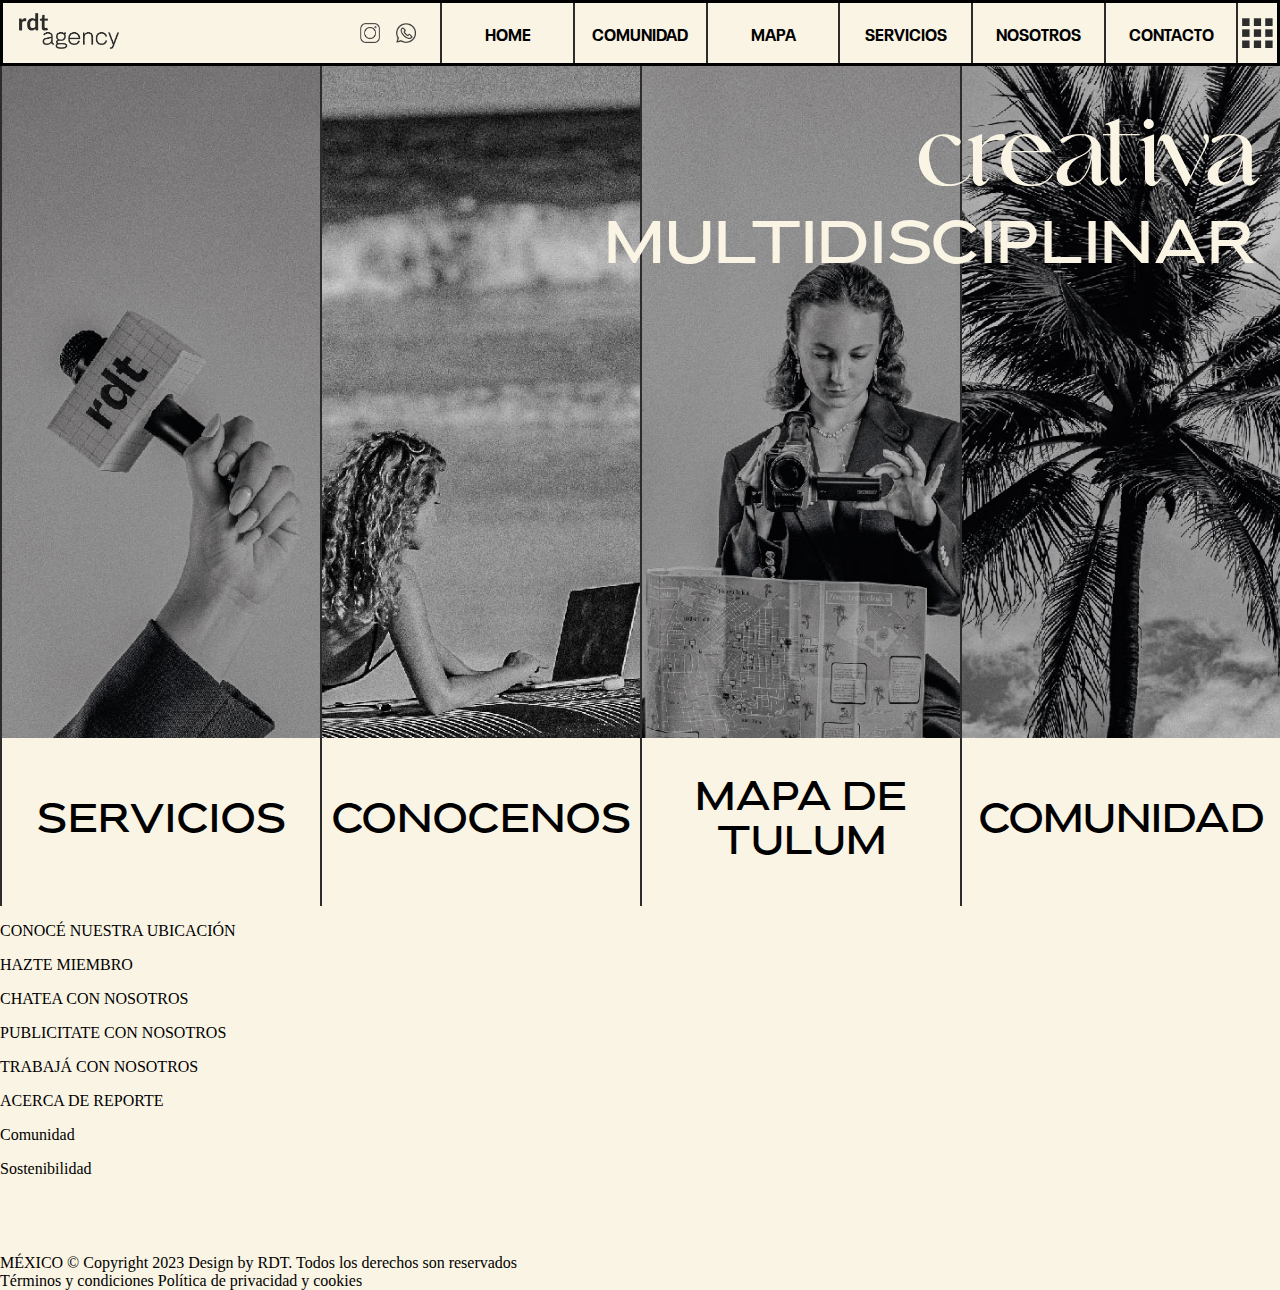
<file: public/index.html>
<!DOCTYPE html>
<html lang="en">
  <head>
    <meta charset="UTF-8" />
    <meta name="viewport" content="width=device-width, initial-scale=1.0" />
    <title>Reporte Diario Tulum</title>
    <link rel="stylesheet" href="styles.css" />
    <link rel="stylesheet" href="navbar.css" />
    <link rel="stylesheet" href="index.css" />
  </head>
  <body>
    <nav>
      <div class="branding">
        <a class="logo" href="index.html">
          <img src="./assets/logo.png" alt="" srcset="" />
        </a>
        <div class="icons">
          <a href="https://www.instagram.com/reportediariotulum/">
            <img src="./assets/ig-icon.png" alt="" class="insta" />
          </a>
          <a href="https://api.whatsapp.com/send/?phone=529842358096&text&type=phone_number&app_absent=0">
            <img src="./assets/whataspp-icon.png" alt="" class="wsp" />
          </a>
        </div>
      </div>
      <div class="menu-option">
        <a href="index.html">HOME</a>
      </div>
      <div class="menu-option">
        <a href="comunidad.html">COMUNIDAD</a>
      </div>
      <div class="menu-option">
        <a href="mapa.html">MAPA</a>
      </div>
      <div class="menu-option">
        <a href="servicios.html">SERVICIOS</a>
      </div>
      <div class="menu-option">
        <a href="nosotros.html">NOSOTROS</a>
      </div>
      <div class="menu-option">
        <a href="contacto.html">CONTACTO</a>
      </div>
      <div class="menu-icon menu-btn" onclick="toggleMenu()">
        <img src="./assets/menu-icon.png" alt="" srcset="">
      </div>
    </nav>
    <div class="container">
      <a class="column col-1" href="servicios.html">
          <div class="title">SERVICIOS</div>
      </a>
      <a class="column col-2" href="nosotros.html">
        <div class="title">CONOCENOS</div>
      </a>
      <a class="column col-3" href="mapa.html">
        <div class="title">MAPA DE TULUM</div>
      </a>
      <a class="column col-4" href="comunidad.html">
        <div class="title">COMUNIDAD</div>
      </a>
      <a class="titles">
        <span class="title">creativa</span>
        <span class="subtitle">MULTIDISCIPLINAR</span>
      </a>
    </div>
    <footer>
      <div class="footer-main">
        <div class="col-left-footer-main">
          <div class="col-left">
            <p>CONOCÉ NUESTRA UBICACIÓN</p>
            <p>HAZTE MIEMBRO</p>
            <p>CHATEA CON NOSOTROS</p>
          </div>
          <div class="col-center">
            <p>PUBLICITATE CON NOSOTROS</p>
            <p>TRABAJÁ CON NOSOTROS</p>
          </div>
          <div class="col-right-footer">
            <p>ACERCA DE REPORTE</p>
            <p>Comunidad</p>
            <p>Sostenibilidad</p>
          </div>
        </div>
        <div class="col-right-footer-main">
          <div class="icons">
            <a href="https://api.whatsapp.com/send/?phone=529842358096&text&type=phone_number&app_absent=0">
              <img src="./assets/whatapp-white.png" alt="" class="" />
            </a>
            <a href="https://www.instagram.com/reportediariotulum/">
              <img src="./assets/insta-white.png" alt="" class="" />
            </a>
            <a href="">
              <img src="./assets/facebook-white.png" alt="" class="" />
            </a>
          </div>
        </div>
      </div>
      <div class="copy">
        <div class="col-left">
          <span>MÉXICO</span>
          <span> © Copyright 2023 Design by RDT. Todos los derechos son reservados</span>
        </div>
        <div class="col-right">
          <a>Términos y condiciones </a>
          <a>Política de privacidad y cookies</a>
        </div>
      </div>
    </footer>
    <div id="menu" onclick="toggleMenu()">
      <a href="index.html">Home</a>
      <a href="comunidad.html">Community</a>
      <a href="mapa.html">Mapa</a>
      <a href="nosotros.html">Nosotros</a>
      <a href="servicios.html">Servicios</a>
      <a href="contacto.html">Contacto</a>
    </div>
    <script>
      function toggleMenu() {
        console.log('hey')
        document.getElementById('menu').classList.toggle('show');
      }
    </script>
  </body>
</html>
</file>
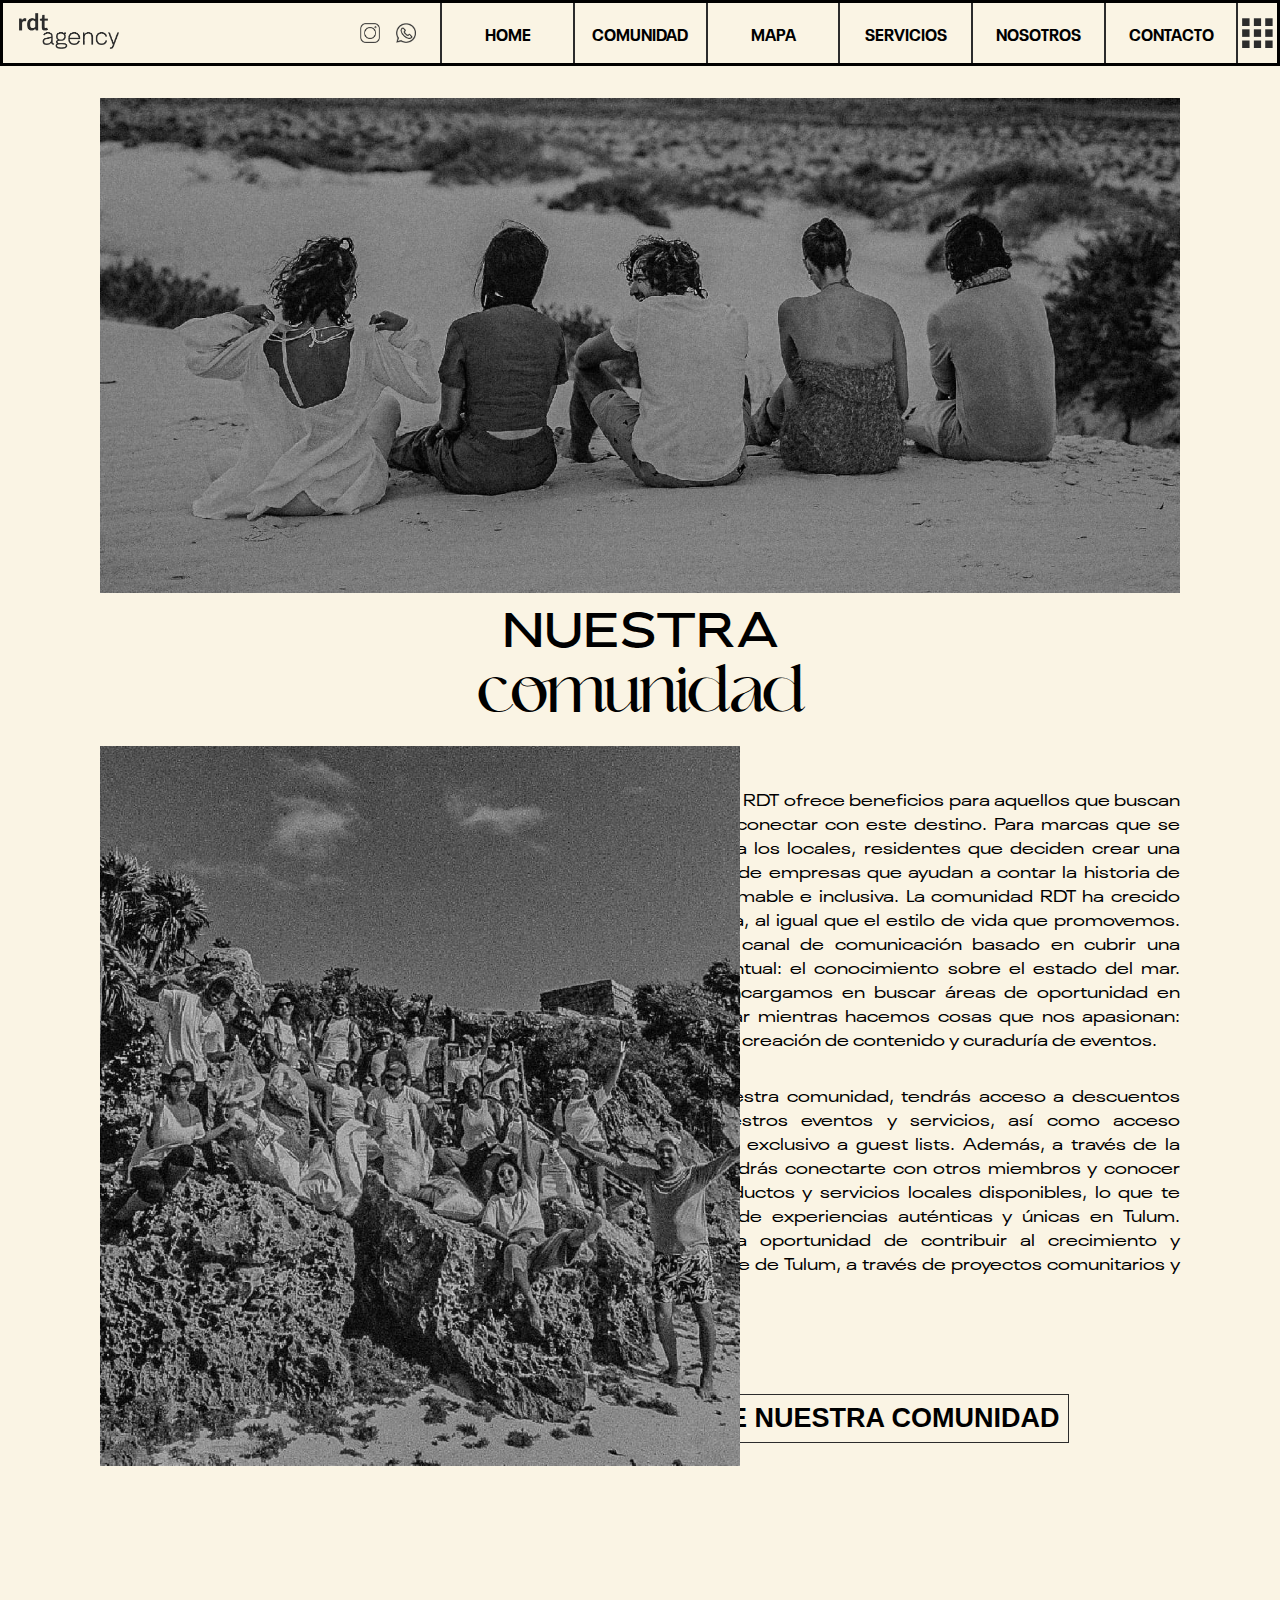
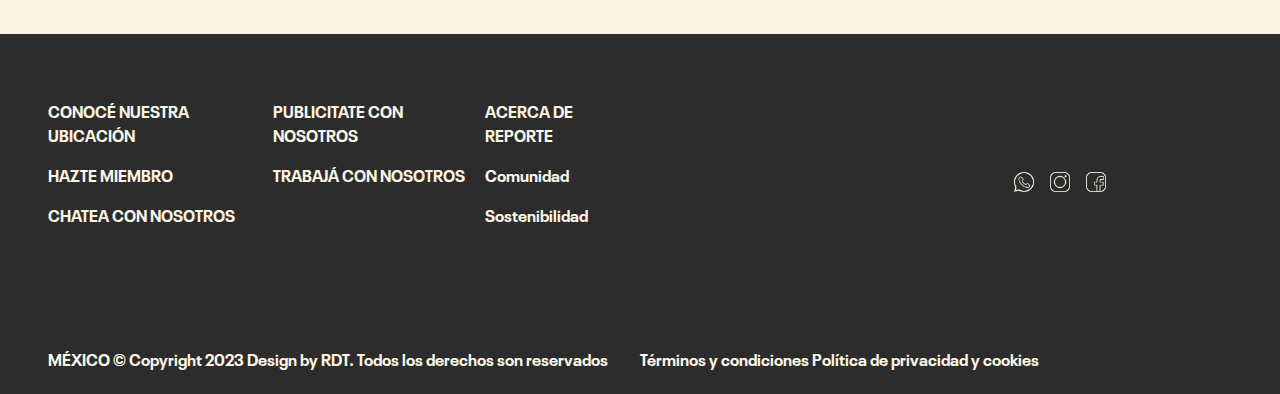
<file: public/comunidad.html>
<!DOCTYPE html>
<html lang="en">
  <head>
    <meta charset="UTF-8" />
    <meta name="viewport" content="width=device-width, initial-scale=1.0" />
    <title>Reporte Diario Tulum</title>
    <link rel="stylesheet" href="styles.css" />
    <link rel="stylesheet" href="comunidad.css" />
    <link rel="stylesheet" href="navbar.css" />
    <link rel="stylesheet" href="footer.css" />
  </head>
  <body>
    <nav>
      <div class="branding">
        <a class="logo" href="index.html">
          <img src="./assets/logo.png" alt="" srcset="" />
        </a>
        <div class="icons">
          <a href="https://www.instagram.com/reportediariotulum/">
            <img src="./assets/ig-icon.png" alt="" class="insta" />
          </a>
          <a href="https://api.whatsapp.com/send/?phone=529842358096&text&type=phone_number&app_absent=0">
            <img src="./assets/whataspp-icon.png" alt="" class="wsp" />
          </a>
        </div>
      </div>
      <div class="menu-option">
        <a href="index.html">HOME</a>
      </div>
      <div class="menu-option">
        <a href="comunidad.html">COMUNIDAD</a>
      </div>
      <div class="menu-option">
        <a href="mapa.html">MAPA</a>
      </div>
      <div class="menu-option">
        <a href="servicios.html">SERVICIOS</a>
      </div>
      <div class="menu-option">
        <a href="nosotros.html">NOSOTROS</a>
      </div>
      <div class="menu-option">
        <a href="contacto.html">CONTACTO</a>
      </div>
      <div class="menu-icon menu-btn" onclick="toggleMenu()">
        <img src="./assets/menu-icon.png" alt="" srcset="">
      </div>
    </nav>
    <div class="container">
      <img src="./assets/comunidad.jpg" alt="" class="img-banner" />
      <span class="downey">nuestra</span>
      <span class="qanoar">comunidad</span>
    </div>
    <section class="section-1">
        <div class="bottom">
            <div class="row">
              <img src="./assets/comunidad1.jpg" alt="" class="services-img-left">
                <div class="inner-box">
                    <p>Nuestra comunidad RDT ofrece beneficios para aquellos que buscan generar vínculos y conectar con este destino. Para marcas que se animen a celebrar a los locales, residentes que deciden crear una vida aquí y dueños de empresas que ayudan a contar la historia de Tulum de manera amable e inclusiva.
                      La comunidad RDT ha crecido de manera orgánica, al igual que el estilo de vida que promovemos. Empezó como un canal de comunicación basado en cubrir una necesidad muy puntual: el conocimiento sobre el estado del mar. Hoy en día, nos encargamos en buscar áreas de oportunidad en donde poder ayudar mientras hacemos cosas que nos apasionan: relaciones públicas, creación de contenido y curaduría de eventos.</p>                     
                </div> 
                <div class="inner-box">
                  <p>Al ser parte de nuestra comunidad, tendrás acceso a descuentos especiales en nuestros eventos y servicios,
                    así como acceso prioritario y acceso exclusivo a guest lists. Además, a través de la comunidad
                    RDT, podrás conectarte con otros miembros y conocer más sobre los productos y servicios locales disponibles,
                    lo que te permitirá disfrutar de experiencias auténticas y únicas en Tulum. También tendrás la oportunidad de contribuir
                    al crecimiento y desarrollo sostenible de Tulum, a través de proyectos comunitarios y eventos especiales.
                  </p>
                 <a href="https://chat.whatsapp.com/BY4Mijvefvh55qLBh5fav7"> <button>SE PARTE DE NUESTRA COMUNIDAD</button></a>
              </div> 
            </div>
        </div>
    </section>
    <footer>
      <div class="footer-main">
        <div class="col-left-footer-main">
          <div class="col-left">
            <p>CONOCÉ NUESTRA UBICACIÓN</p>
            <p>HAZTE MIEMBRO</p>
            <p>CHATEA CON NOSOTROS</p>
          </div>
          <div class="col-center">
            <p>PUBLICITATE CON NOSOTROS</p>
            <p>TRABAJÁ CON NOSOTROS</p>
          </div>
          <div class="col-right-footer">
            <p>ACERCA DE REPORTE</p>
            <p>Comunidad</p>
            <p>Sostenibilidad</p>
          </div>
        </div>
        <div class="col-right-footer-main">
          <div class="icons">
            <a href="https://api.whatsapp.com/send/?phone=529842358096&text&type=phone_number&app_absent=0">
              <img src="./assets/whatapp-white.png" alt="" class="" />
            </a>
            <a href="https://www.instagram.com/reportediariotulum/">
              <img src="./assets/insta-white.png" alt="" class="" />
            </a>
            <a href="">
              <img src="./assets/facebook-white.png" alt="" class="" />
            </a>
          </div>
        </div>
      </div>
      <div class="copy">
        <div class="col-left">
          <span>MÉXICO</span>
          <span> © Copyright 2023 Design by RDT. Todos los derechos son reservados</span>
        </div>
        <div class="col-right">
          <a>Términos y condiciones </a>
          <a>Política de privacidad y cookies</a>
        </div>
      </div>
    </footer>
    <div id="menu" onclick="toggleMenu()">
      <a href="index.html">Home</a>
      <a href="comunidad.html">Community</a>
      <a href="mapa.html">Mapa</a>
      <a href="nosotros.html">Nosotros</a>
      <a href="servicios.html">Servicios</a>
      <a href="contacto.html">Contacto</a>
    </div>
    <script>
      function toggleMenu() {
        console.log('here')
        document.getElementById('menu').classList.toggle('show');
      }
    </script>
</html>
</file>
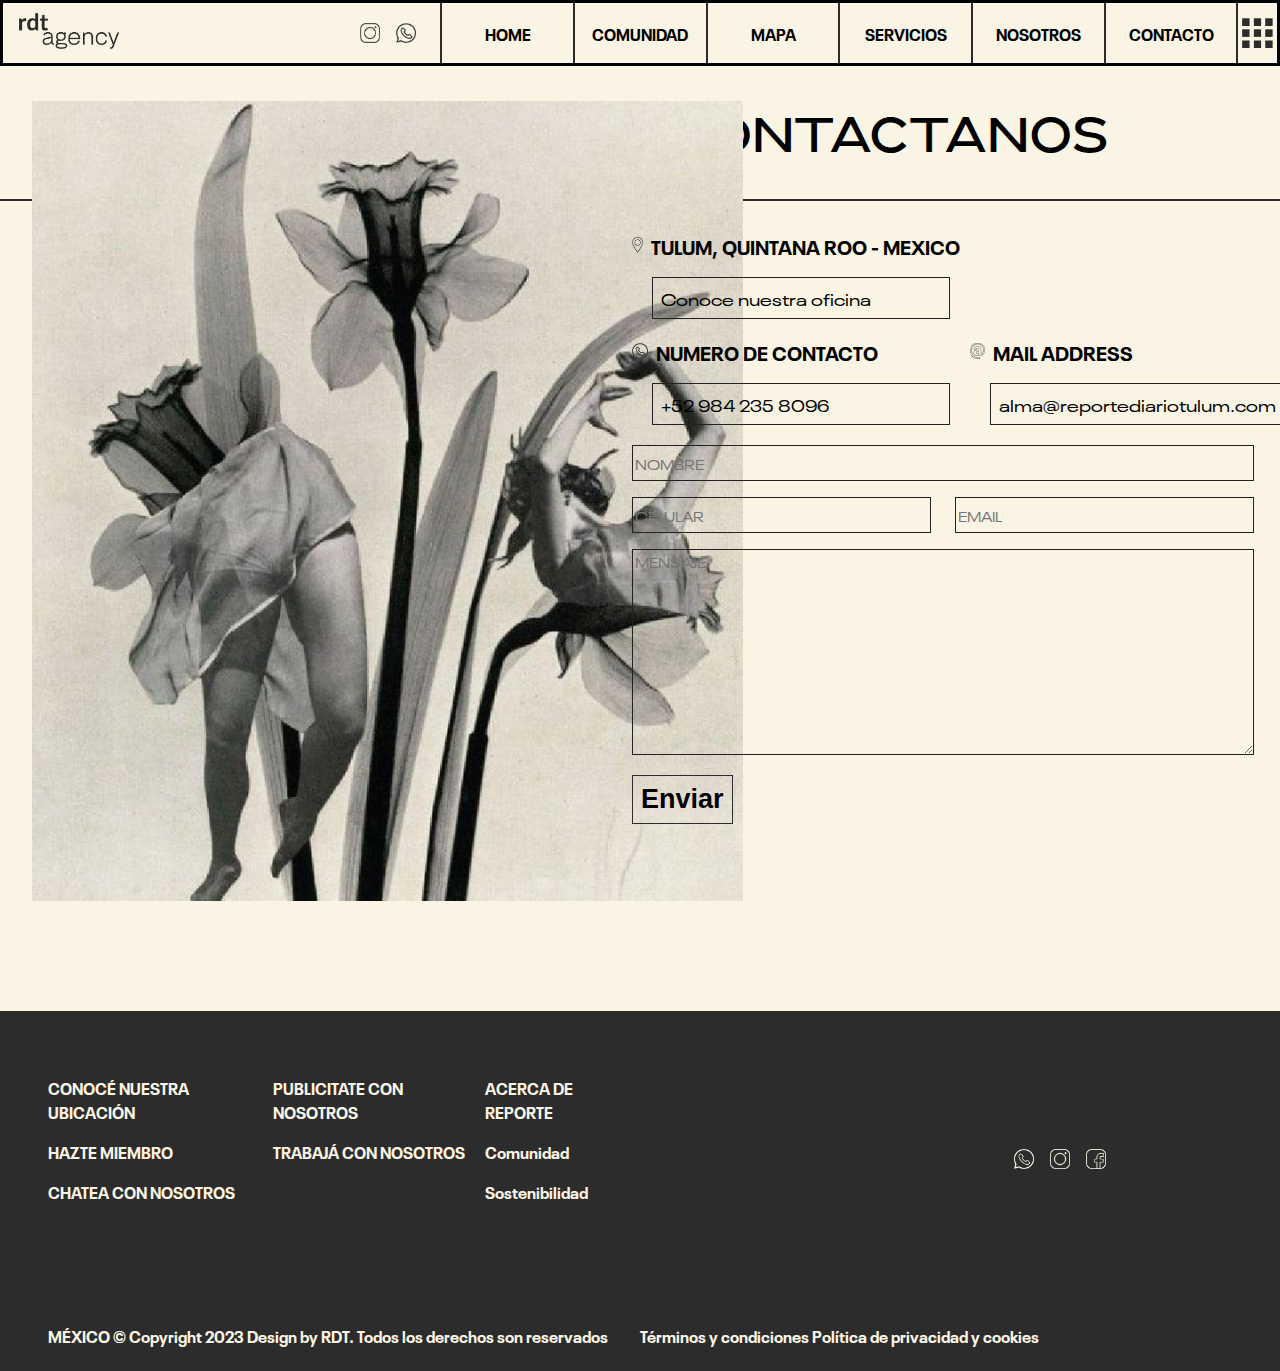
<file: public/contacto.html>
<!DOCTYPE html>
<html lang="en">
  <head>
    <meta charset="UTF-8" />
    <meta name="viewport" content="width=device-width, initial-scale=1.0" />
    <title>Reporte Diario Tulum</title>
    <link rel="stylesheet" href="styles.css" />
    <link rel="stylesheet" href="contacto.css" />
    <link rel="stylesheet" href="navbar.css" />
    <link rel="stylesheet" href="footer.css" />
  </head>
  <body>
    <nav>
      <div class="branding">
        <a class="logo" href="index.html">
          <img src="./assets/logo.png" alt="" srcset="" />
        </a>
        <div class="icons">
          <a href="https://www.instagram.com/reportediariotulum/">
            <img src="./assets/ig-icon.png" alt="" class="insta" />
          </a>
          <a href="https://api.whatsapp.com/send/?phone=529842358096&text&type=phone_number&app_absent=0">
            <img src="./assets/whataspp-icon.png" alt="" class="wsp" />
          </a>
        </div>
      </div>
      <div class="menu-option">
        <a href="index.html">HOME</a>
      </div>
      <div class="menu-option">
        <a href="comunidad.html">COMUNIDAD</a>
      </div>
      <div class="menu-option">
        <a href="mapa.html">MAPA</a>
      </div>
      <div class="menu-option">
        <a href="servicios.html">SERVICIOS</a>
      </div>
      <div class="menu-option">
        <a href="nosotros.html">NOSOTROS</a>
      </div>
      <div class="menu-option">
        <a href="contacto.html">CONTACTO</a>
      </div>
      <div class="menu-icon menu-btn" onclick="toggleMenu()">
        <img src="./assets/menu-icon.png" alt="" srcset="">
      </div>
    </nav>
    <div class="container">
        <section class="section-3">
            <div class="row--top">
                <div class="col-left">
                    <div class="box">
                    </div>
                </div>
                <div class="col-right">
                    <span class="downey">CONTACTANOS</span>
                </div>
            </div>
            <div class="row--bottom">
                <div class="col-left">
                    <img src="./assets/contacto.jpg" alt="">
                </div>
                <div class="col-right">
                    <div class="row">
                        <div class="box--full">
                          <span><img src="./assets/map-icon.png"/> TULUM, QUINTANA ROO - MEXICO</span>
                          <a href="">Conoce nuestra oficina</a>
                        </div>
                    </div>
                    <div class="row row--half">
                        <div class="box--half">
                          <span><img src="./assets/whataspp-icon.png"/>NUMERO DE CONTACTO</span>
                          <a href="">+52 984 235 8096</a>
                        </div>
                        <div class="box--half">
                          <span><img src="./assets/email-icon.png"/>MAIL ADDRESS</span>
                          <a href="">alma@reportediariotulum.com</a>
                        </div>
                    </div>
                    <div class="row">
                      <input type="text" class="full" placeholder="NOMBRE">
                      <div class="box inputs">
                        <div class="box--half">
                          <input type="text" class="half"  placeholder="CELULAR"/>
                        </div>
                        <div class="box--half">
                          <input type="text" class="half"  placeholder="EMAIL"/>
                        </div>
                      </div>
                      <textarea name="" id="" cols="30" rows="10" placeholder="MENSAJE"></textarea>
                      <button>Enviar</button>
                    </div>
                </div>
            </div>
          </section>
    </div>
    <footer>
      <div class="footer-main">
        <div class="col-left-footer-main">
          <div class="col-left">
            <p>CONOCÉ NUESTRA UBICACIÓN</p>
            <p>HAZTE MIEMBRO</p>
            <p>CHATEA CON NOSOTROS</p>
          </div>
          <div class="col-center">
            <p>PUBLICITATE CON NOSOTROS</p>
            <p>TRABAJÁ CON NOSOTROS</p>
          </div>
          <div class="col-right-footer">
            <p>ACERCA DE REPORTE</p>
            <p>Comunidad</p>
            <p>Sostenibilidad</p>
          </div>
        </div>
        <div class="col-right-footer-main">
          <div class="icons">
            <a href="https://api.whatsapp.com/send/?phone=529842358096&text&type=phone_number&app_absent=0">
              <img src="./assets/whatapp-white.png" alt="" class="" />
            </a>
            <a href="https://www.instagram.com/reportediariotulum/">
              <img src="./assets/insta-white.png" alt="" class="" />
            </a>
            <a href="">
              <img src="./assets/facebook-white.png" alt="" class="" />
            </a>
          </div>
        </div>
      </div>
      <div class="copy">
        <div class="col-left">
          <span>MÉXICO</span>
          <span> © Copyright 2023 Design by RDT. Todos los derechos son reservados</span>
        </div>
        <div class="col-right">
          <a>Términos y condiciones </a>
          <a>Política de privacidad y cookies</a>
        </div>
      </div>
    </footer>
    <div id="menu" onclick="toggleMenu()">
        <a href="index.html">Home</a>
        <a href="comunidad.html">Community</a>
        <a href="mapa.html">Mapa</a>
        <a href="nosotros.html">Nosotros</a>
        <a href="servicios.html">Servicios</a>
        <a href="contacto.html">Contacto</a>
      </div>
      <script>
        function toggleMenu() {
          document.getElementById('menu').classList.toggle('show');
        }
      </script>
  </body>
</html>
</file>
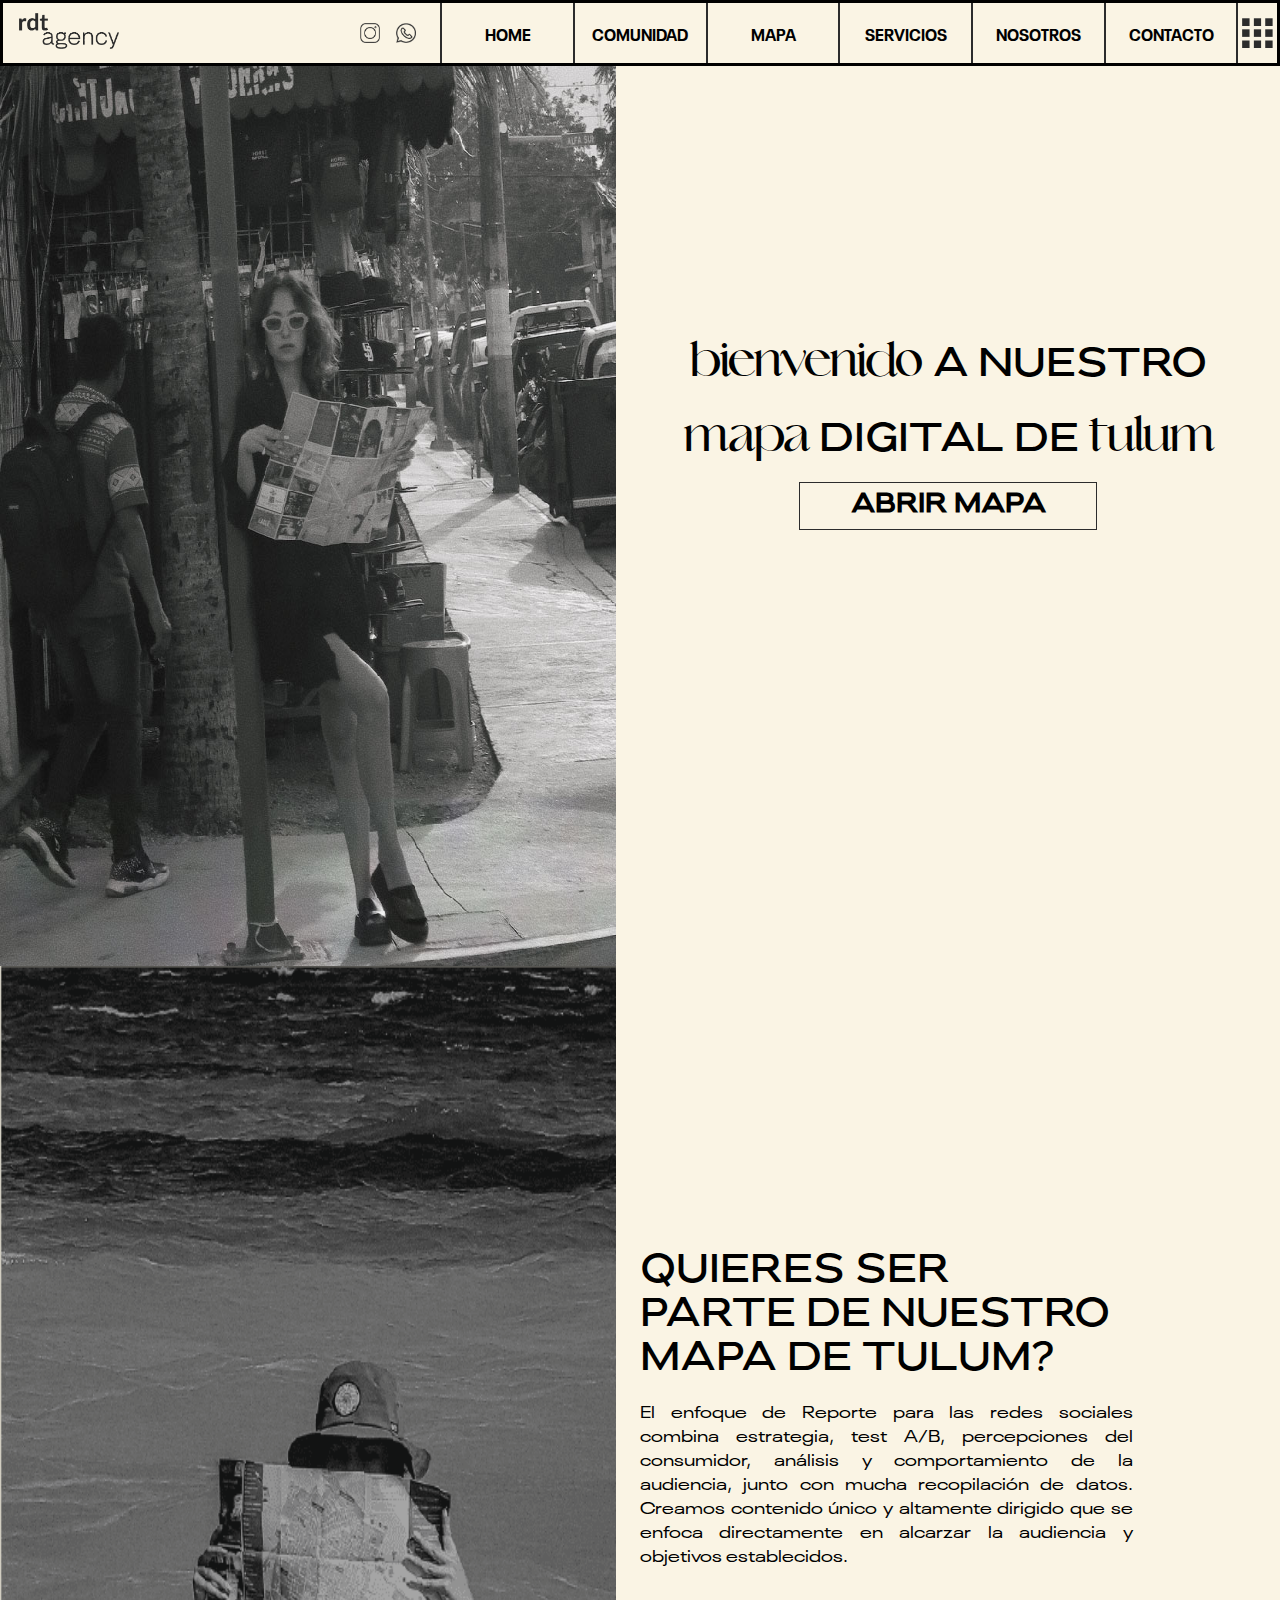
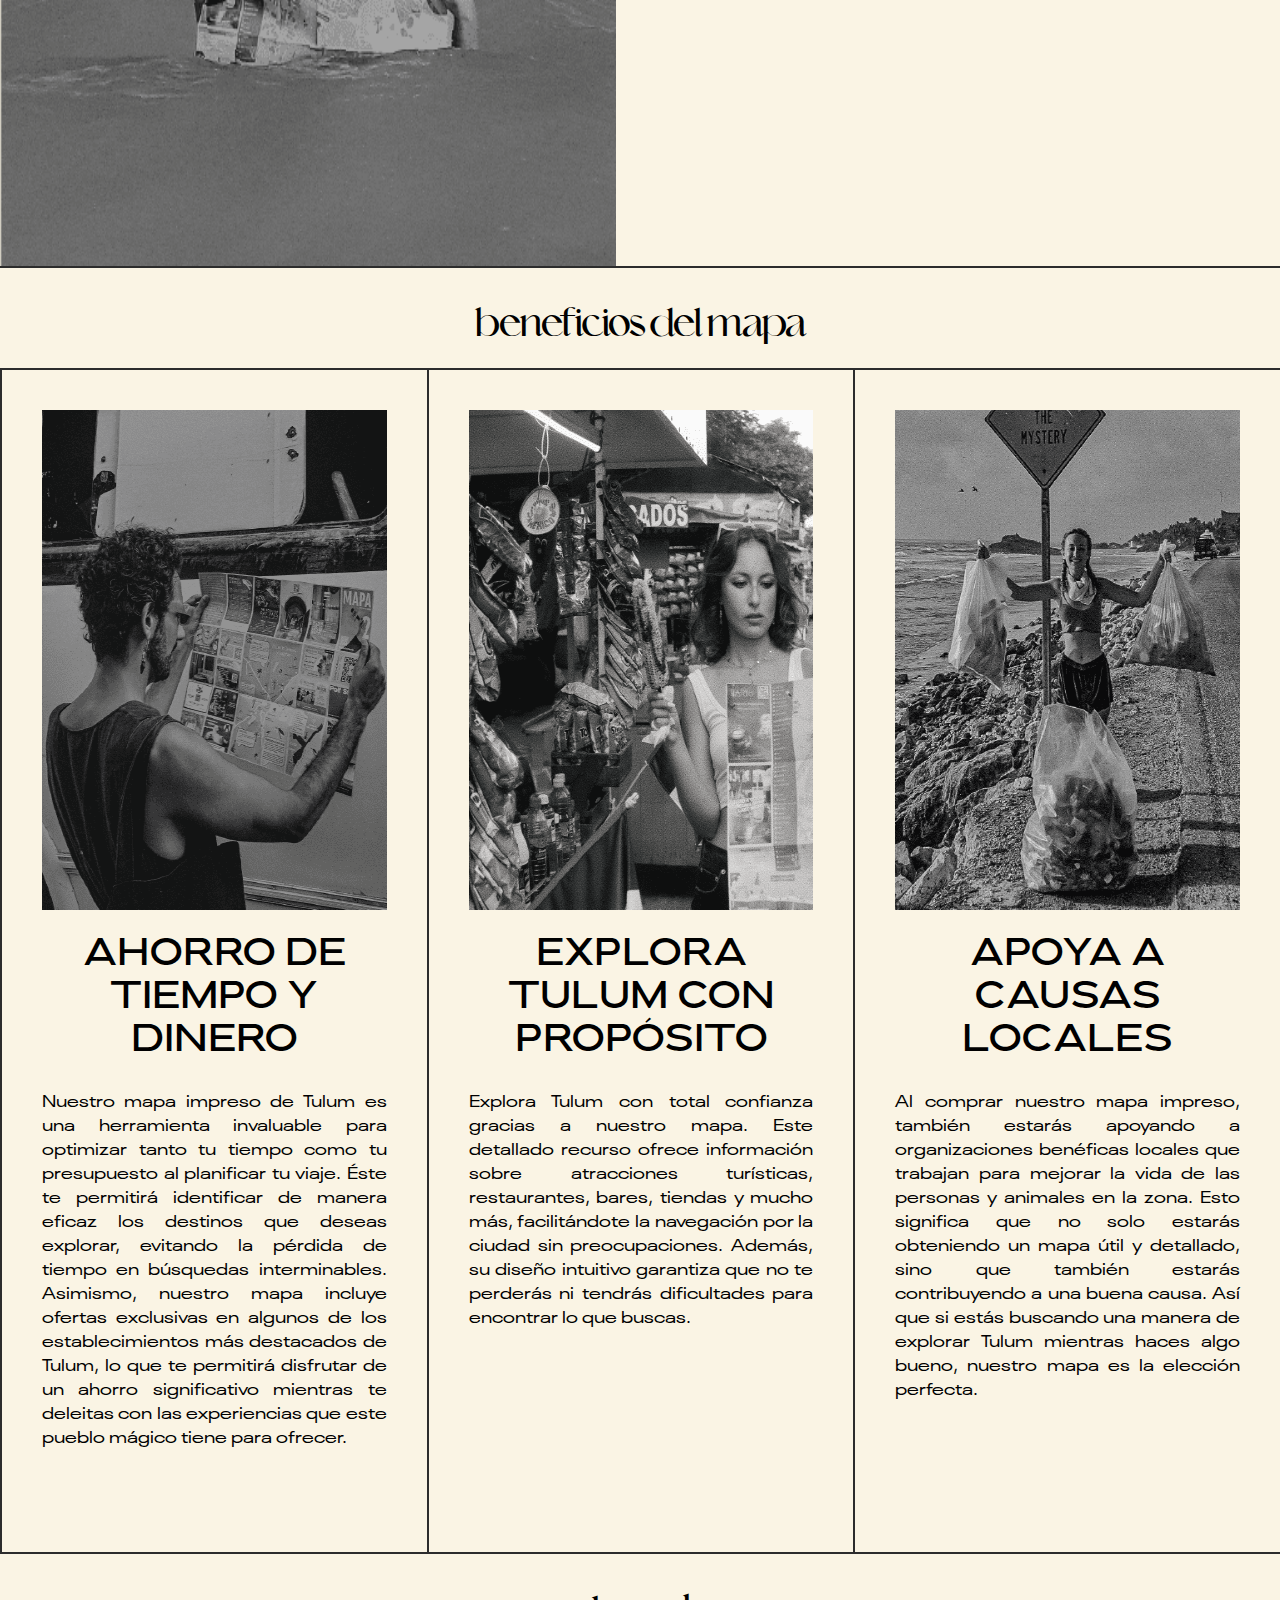
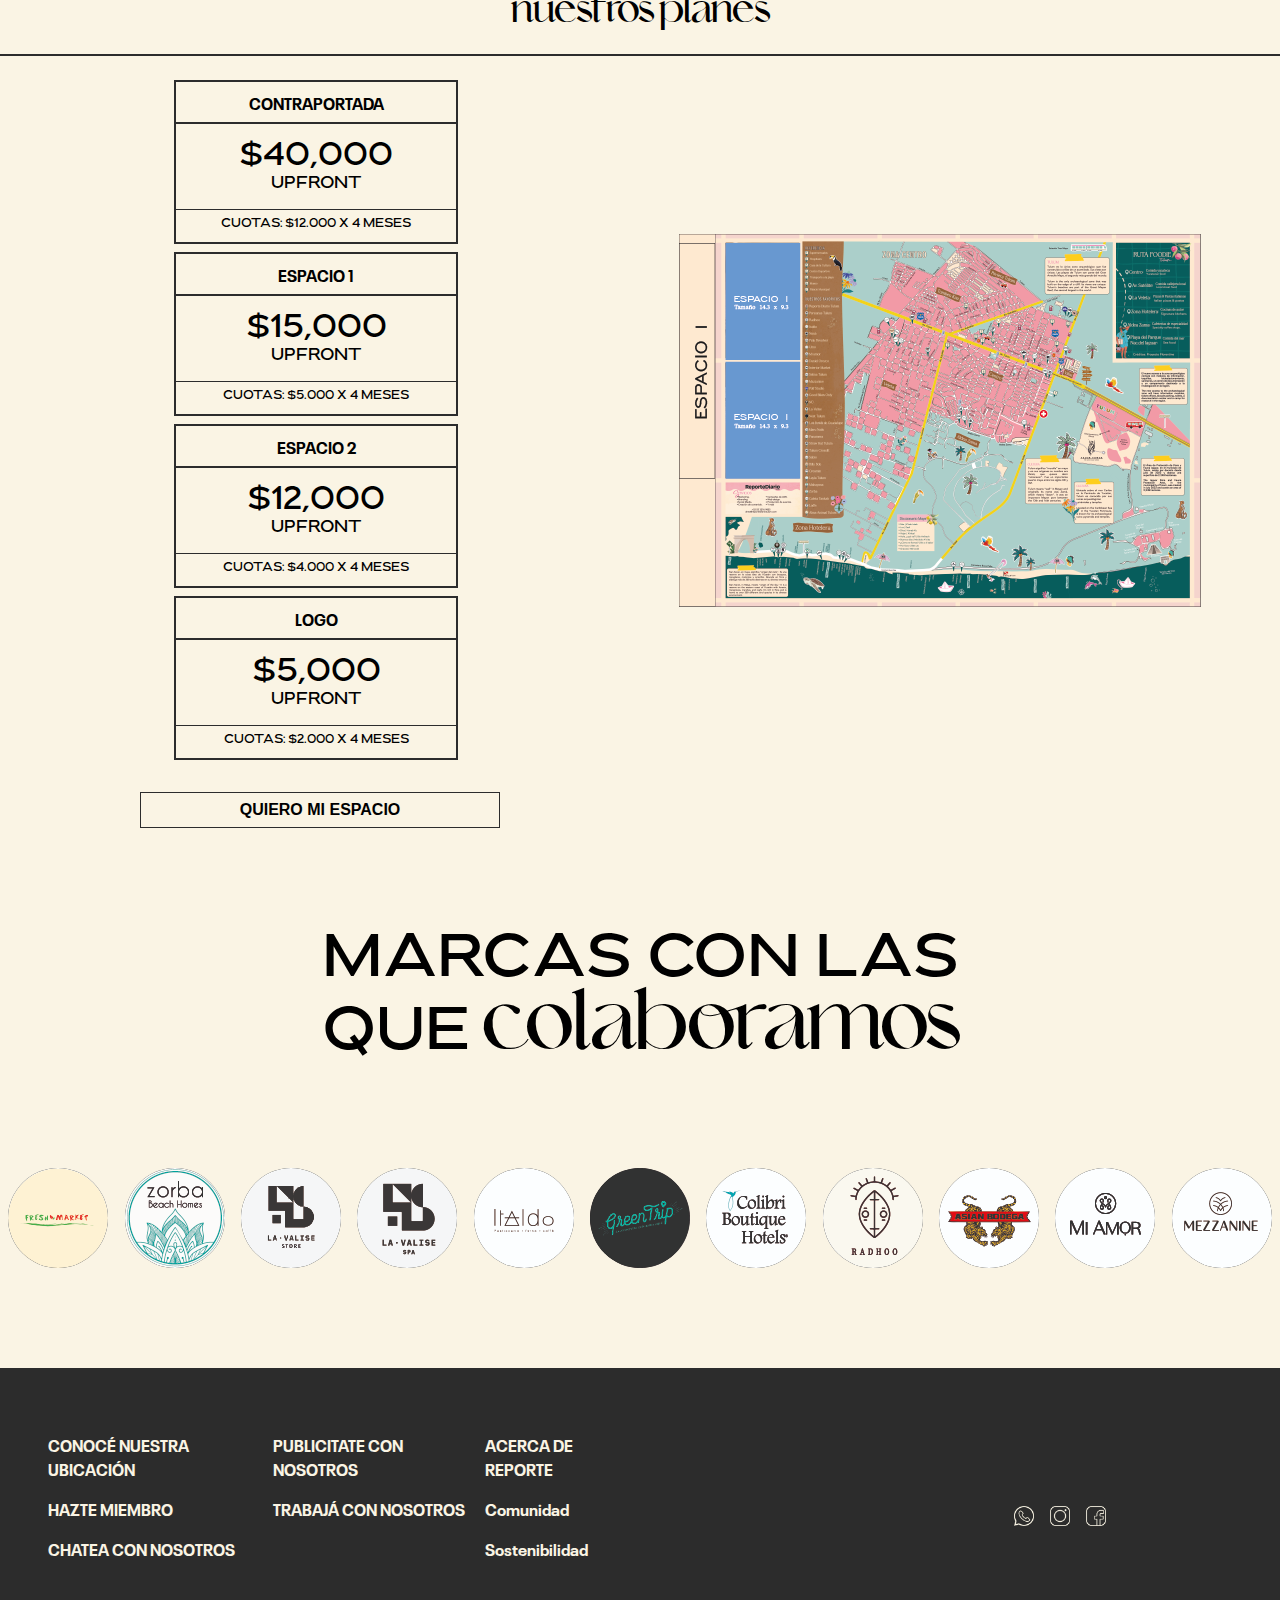
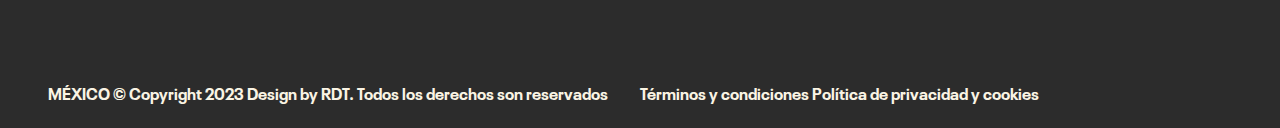
<file: public/mapa.html>
<!DOCTYPE html>
<html lang="en">
  <head>
    <meta charset="UTF-8" />
    <meta name="viewport" content="width=device-width, initial-scale=1.0" />
    <title>Reporte Diario Tulum - Mapa</title>
    <link rel="stylesheet" href="styles.css" />
    <link rel="stylesheet" href="navbar.css" />
    <link rel="stylesheet" href="mapa.css" />
    <link rel="stylesheet" href="footer.css" />
  </head>
  <body>
    <nav>
      <div class="branding">
        <a class="logo" href="index.html">
          <img src="./assets/logo.png" alt="" srcset="" />
        </a>
        <div class="icons">
          <a href="https://www.instagram.com/reportediariotulum/">
            <img src="./assets/ig-icon.png" alt="" class="insta" />
          </a>
          <a href="https://api.whatsapp.com/send/?phone=529842358096&text&type=phone_number&app_absent=0">
            <img src="./assets/whataspp-icon.png" alt="" class="wsp" />
          </a>
        </div>
      </div>
      <div class="menu-option">
        <a href="index.html">HOME</a>
      </div>
      <div class="menu-option">
        <a href="comunidad.html">COMUNIDAD</a>
      </div>
      <div class="menu-option">
        <a href="mapa.html">MAPA</a>
      </div>
      <div class="menu-option">
        <a href="servicios.html">SERVICIOS</a>
      </div>
      <div class="menu-option">
        <a href="nosotros.html">NOSOTROS</a>
      </div>
      <div class="menu-option">
        <a href="contacto.html">CONTACTO</a>
      </div>
      <div class="menu-icon menu-btn" onclick="toggleMenu()">
        <img src="./assets/menu-icon.png" alt="" srcset="">
      </div>
    </nav>
    <div class="container">
      <section class="section-1">
        <div class="col-left">
          <img src="./assets/mapa.jpg" />
        </div>
        <div class="col-right">
          <div class="title">
            <div><span>bienvenido</span> a nuestro</div>
            <div><span>mapa</span> digital de <span>tulum</span></div>
            <a href="https://csx-event-registration.web.app/mapa" class="button">ABRIR MAPA</a>
          </div>
          <div class="footer">
            <img src="./assets/Recurso4.png" alt="" />
          </div>
        </div>
      </section>
      <section class="section-2">
        <div class="col-left">
          <img src="./assets/recurso30.png" />
        </div>
        <div class="col-right">
          <div class="title">
            <span>QUIERES SER</span>
            <span>PARTE DE NUESTRO</span>
            <span>MAPA DE TULUM?</span>
          </div>
          <div>
            <p>
              El enfoque de Reporte para las redes sociales combina estrategia,
              test A/B, percepciones del consumidor, análisis y comportamiento
              de la audiencia, junto con mucha recopilación de datos. Creamos
              contenido único y altamente dirigido que se enfoca directamente en
              alcarzar la audiencia y objetivos establecidos.
            </p>
          </div>
        </div>
      </section>
      <section class="section-3">
        <div class="header">beneficios del mapa</div>
        <div class="cols">
          <div class="col col-1">
            <img src="./assets/mapa3.png" alt="" />
            <div class="title">
                AHORRO DE
                TIEMPO Y DINERO
            </div>
            <p>
              Nuestro mapa impreso de Tulum es una herramienta invaluable para
              optimizar tanto tu tiempo como tu presupuesto al planificar tu
              viaje. Éste te permitirá identificar de manera eficaz los destinos
              que deseas explorar, evitando la pérdida de tiempo en búsquedas
              interminables. Asimismo, nuestro mapa incluye ofertas exclusivas
              en algunos de los establecimientos más destacados de Tulum, lo que
              te permitirá disfrutar de un ahorro significativo mientras te
              deleitas con las experiencias que este pueblo mágico tiene para
              ofrecer.
            </p>
          </div>
          <div class="col col-2">
            <img src="./assets/mapa4.png" alt="" />
            <div class="title">
                EXPLORA TULUM
                CON PROPÓSITO</div>
            <p>
              Explora Tulum con total confianza gracias a nuestro mapa. Este
              detallado recurso ofrece información sobre atracciones turísticas,
              restaurantes, bares, tiendas y mucho más, facilitándote la
              navegación por la ciudad sin preocupaciones. Además, su diseño
              intuitivo garantiza que no te perderás ni tendrás dificultades
              para encontrar lo que buscas.
            </p>
          </div>
          <div class="col col-3">
            <img src="./assets/mapa6.png" alt="" />
            <div class="title">
                APOYA A
                CAUSAS LOCALES</div>
            <p>
              Al comprar nuestro mapa impreso, también estarás apoyando a
              organizaciones benéficas locales que trabajan para mejorar la vida
              de las personas y animales en la zona. Esto significa que no solo
              estarás obteniendo un mapa útil y detallado, sino que también
              estarás contribuyendo a una buena causa. Así que si estás buscando
              una manera de explorar Tulum mientras haces algo bueno, nuestro
              mapa es la elección perfecta.
            </p>
          </div>
        </div>
      </section>
      <section class="section-4">
        <div class="header">nuestros planes</div>
        <div class="section-4-body">
          <div class="col-left">
            <div class="sub-col-left">
              <div class="space">
                <div class="space-title">
                  CONTRAPORTADA
                </div>
                <div class="space-body">
                  <span class="price">$40,000</span>
                  <span class="payment-type">UPFRONT</span>
                </div>
                <div class="space-footer">
                  CUOTAS: $12.000 X 4 MESES
                </div>
              </div>
              <div class="space">
                <div class="space-title">
                  ESPACIO 1
                </div>
                <div class="space-body">
                  <span class="price">$15,000</span>
                  <span class="payment-type">UPFRONT</span>
                </div>
                <div class="space-footer">
                  CUOTAS: $5.000 X 4 MESES
                </div>
              </div>
              <div class="space">
                <div class="space-title">
                  ESPACIO 2
                </div>
                <div class="space-body">
                  <span class="price">$12,000</span>
                  <span class="payment-type">UPFRONT</span>
                </div>
                <div class="space-footer">
                  CUOTAS: $4.000 X 4 MESES
                </div>
              </div>
              <div class="space">
                <div class="space-title">
                  LOGO
                </div>
                <div class="space-body">
                  <span class="price">$5,000</span>
                  <span class="payment-type">UPFRONT</span>
                </div>
                <div class="space-footer">
                  CUOTAS: $2.000 X 4 MESES
                </div>
              </div>
            </div>
            <!-- <div class="sub-col-right">
              <div class="space">
                <div class="space-title">
                  CONTRAPORTADA
                </div>
                <div class="space-body">
                  <span class="price">$46,000</span>
                  <span class="payment-type">UPFRONT</span>
                </div>
              </div>
              <div class="space">
                <div class="space-title">
                  ESPACIO 1
                </div>
                <div class="space-body">
                  <span class="price">$17,250</span>
                  <span class="payment-type">UPFRONT</span>
                </div>
              </div>
              <div class="space">
                <div class="space-title">
                  ESPACIO 2
                </div>
                <div class="space-body">
                  <span class="price">$13,800</span>
                  <span class="payment-type">UPFRONT</span>
                </div>
              </div>
              <div class="space">
                <div class="space-title">
                  LOGO
                </div>
                <div class="space-body">
                  <span class="price">$5,750</span>
                  <span class="payment-type">UPFRONT</span>
                </div>
              </div>
            </div> -->
          </div>
          <div class="col-right">
            <img src="./assets/mapa7.png" alt="">
          </div>
        </div>
        <div class="col-left-footer">
          <a href="https://api.whatsapp.com/send/?phone=529842358096&text&type=phone_number&app_absent=0">
            <button>QUIERO MI ESPACIO</button>
          </a>
        </div>
      </section>
      <section class="section-5">
        <div class="header">
          <span class="downey">MARCAS CON LAS</span>
          <div>
            <span class="downey">QUE</span><span class="qanoar"> colaboramos</span>
          </div>
        </div>
        <div class="companies">
          <img src="./assets/logos/1.jpg" alt="">
          <img src="./assets/logos/2.jpg" alt="">
          <img src="./assets/logos/3.jpg" alt="">
          <img src="./assets/logos/4.jpg" alt="">
          <img src="./assets/logos/5.jpg" alt="">
          <img src="./assets/logos/6.jpg" alt="">
          <img src="./assets/logos/7.jpg" alt="">
          <img src="./assets/logos/8.jpg" alt="">
          <img src="./assets/logos/9.jpg" alt="">
          <img src="./assets/logos/10.jpg" alt="">
          <img src="./assets/logos/11.jpg" alt="">
        </div>
      </section>
    </div>
    <footer>
      <div class="footer-main">
        <div class="col-left-footer-main">
          <div class="col-left">
            <p>CONOCÉ NUESTRA UBICACIÓN</p>
            <p>HAZTE MIEMBRO</p>
            <p>CHATEA CON NOSOTROS</p>
          </div>
          <div class="col-center">
            <p>PUBLICITATE CON NOSOTROS</p>
            <p>TRABAJÁ CON NOSOTROS</p>
          </div>
          <div class="col-right-footer">
            <p>ACERCA DE REPORTE</p>
            <p>Comunidad</p>
            <p>Sostenibilidad</p>
          </div>
        </div>
        <div class="col-right-footer-main">
          <div class="icons">
            <a href="https://api.whatsapp.com/send/?phone=529842358096&text&type=phone_number&app_absent=0">
              <img src="./assets/whatapp-white.png" alt="" class="" />
            </a>
            <a href="https://www.instagram.com/reportediariotulum/">
              <img src="./assets/insta-white.png" alt="" class="" />
            </a>
            <a href="">
              <img src="./assets/facebook-white.png" alt="" class="" />
            </a>
          </div>
        </div>
      </div>
      <div class="copy">
        <div class="col-left">
          <span>MÉXICO</span>
          <span> © Copyright 2023 Design by RDT. Todos los derechos son reservados</span>
        </div>
        <div class="col-right">
          <a>Términos y condiciones </a>
          <a>Política de privacidad y cookies</a>
        </div>
      </div>
    </footer>
    <div id="menu" onclick="toggleMenu()">
      <a href="index.html">Home</a>
      <a href="comunidad.html">Community</a>
      <a href="mapa.html">Mapa</a>
      <a href="nosotros.html">Nosotros</a>
      <a href="servicios.html">Servicios</a>
      <a href="contacto.html">Contacto</a>
    </div>
    <script>
      function toggleMenu() {
        document.getElementById('menu').classList.toggle('show');
      }
    </script>
  </body>
</html>
</file>
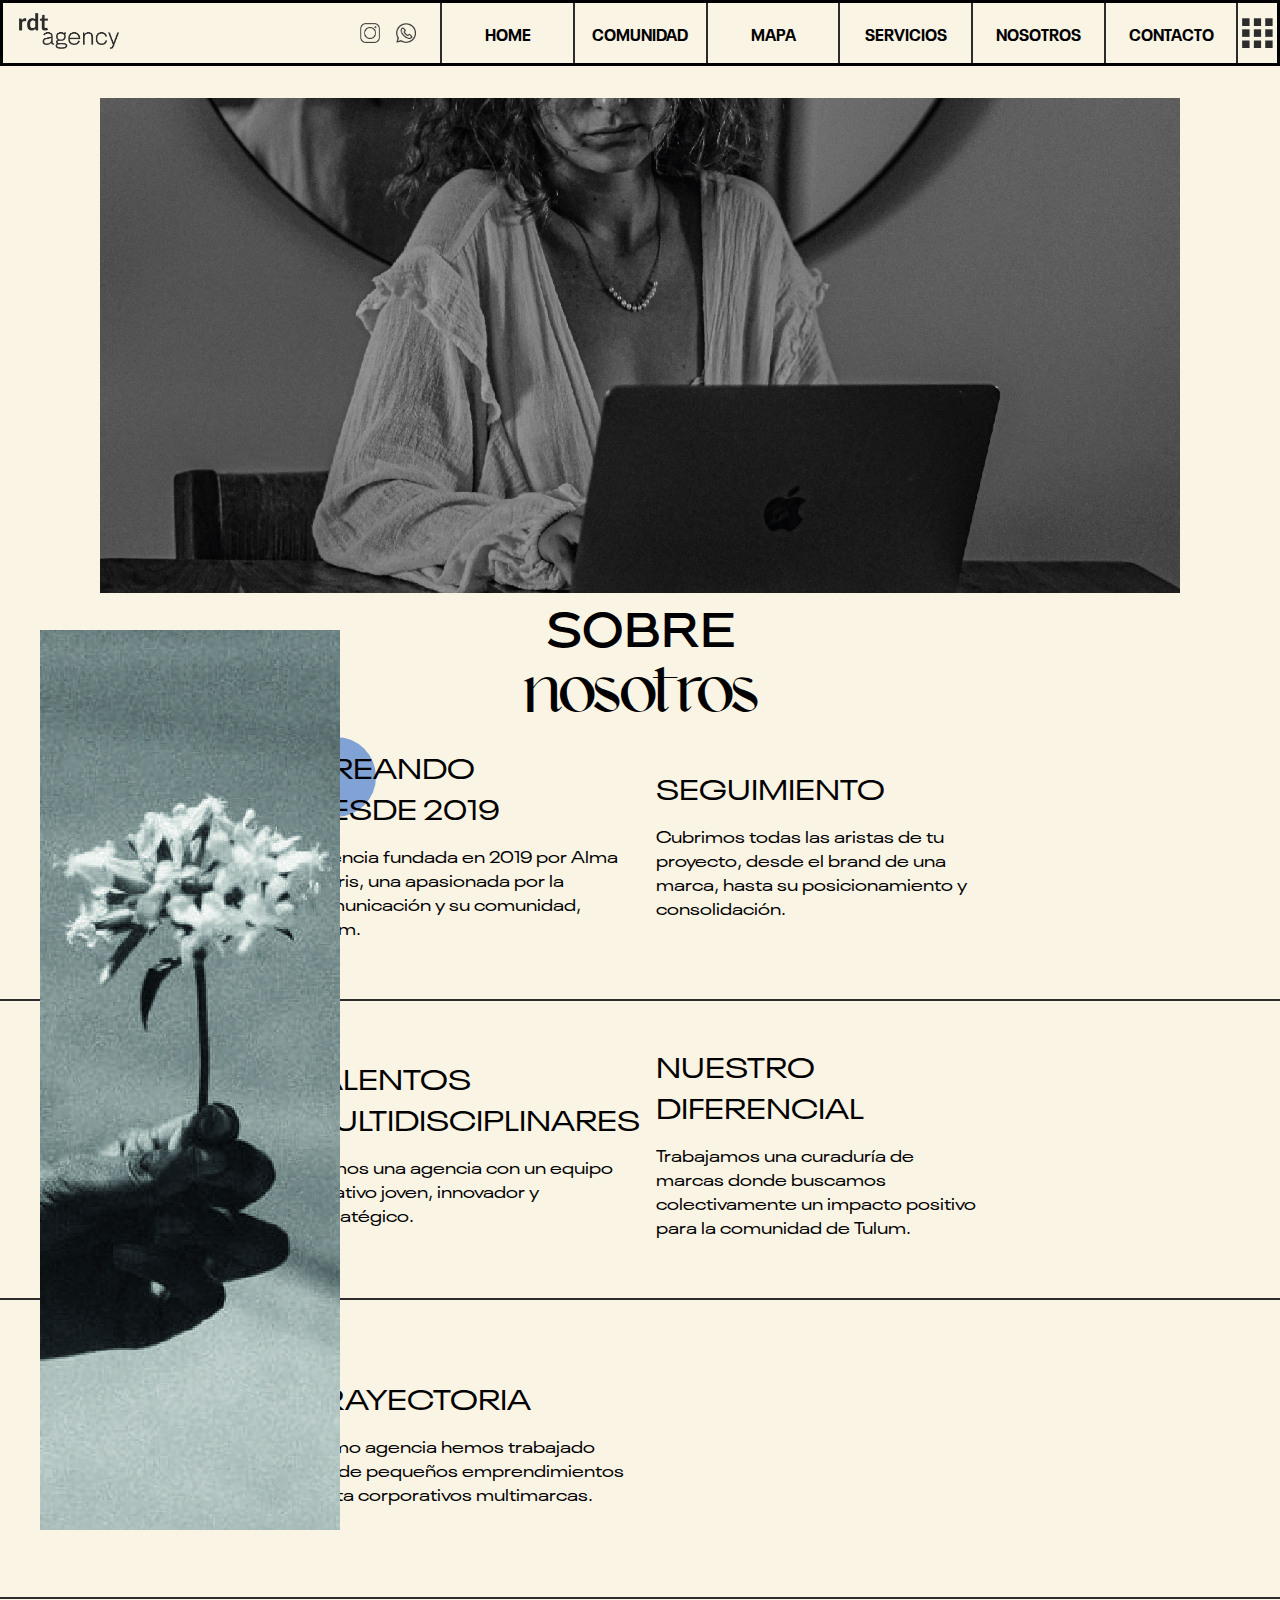
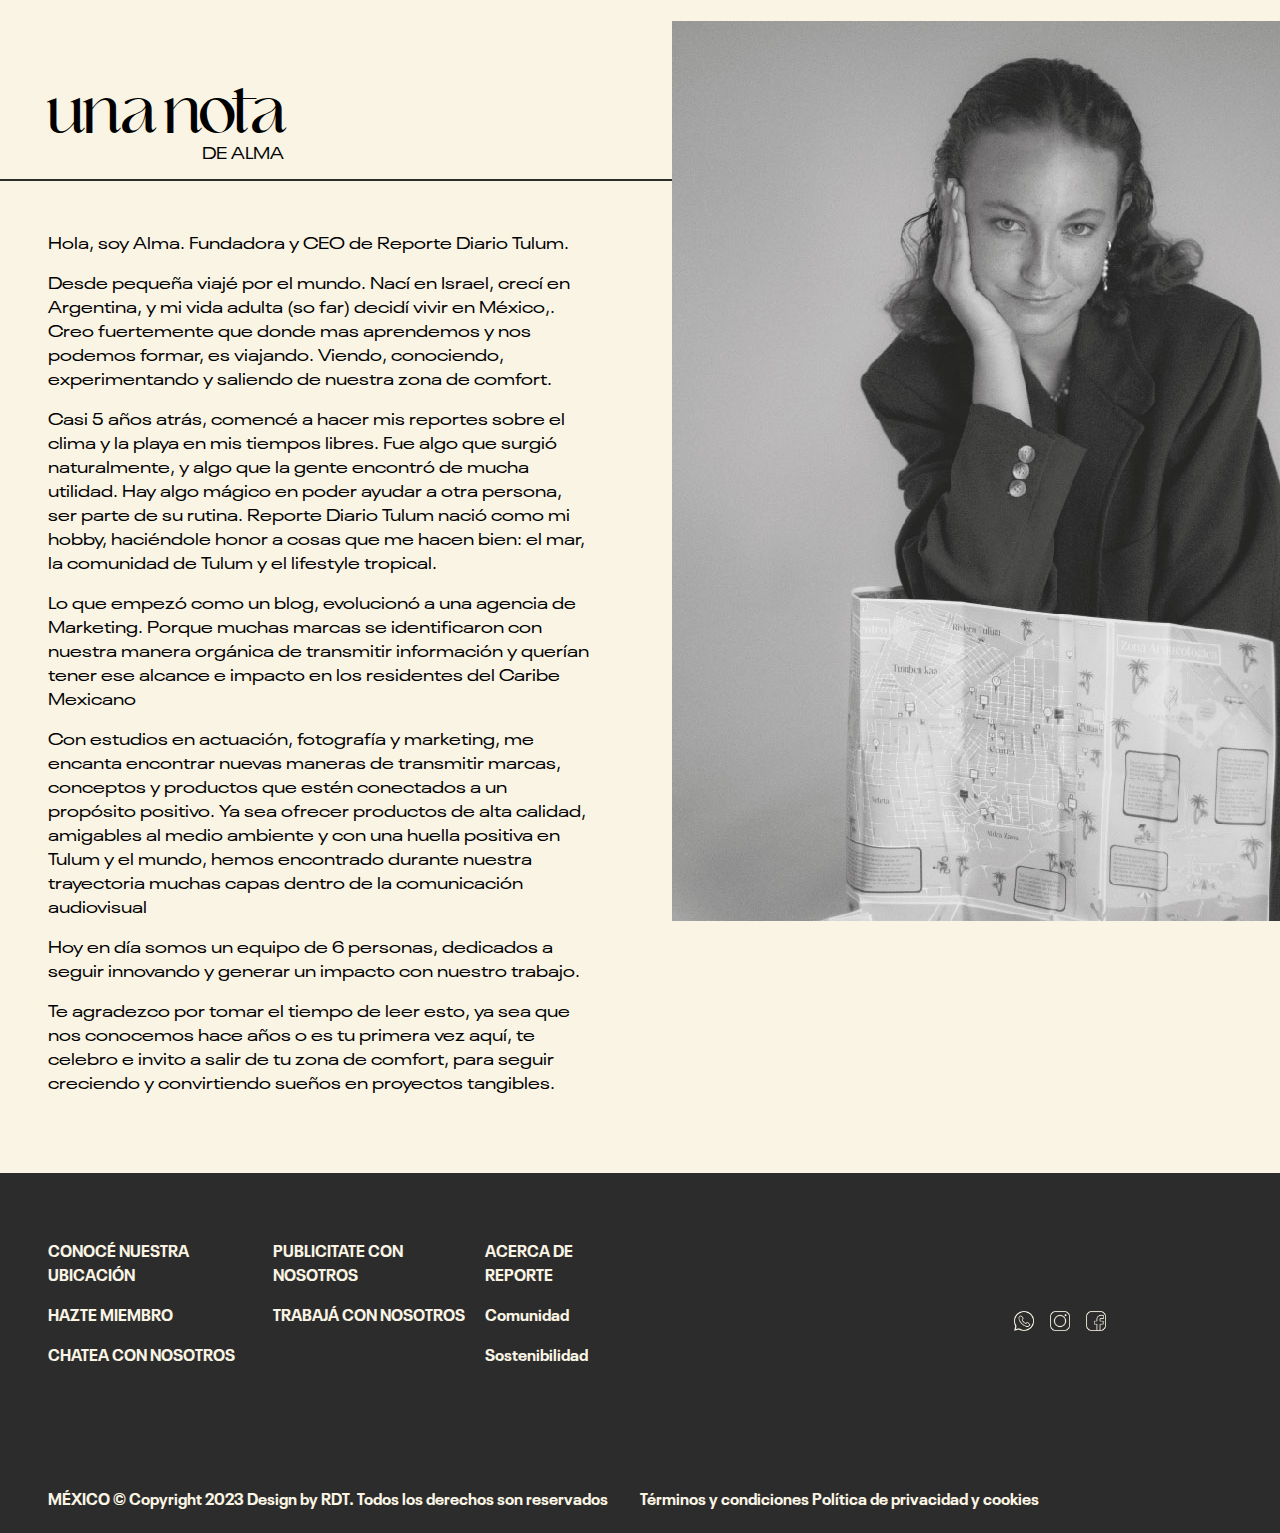
<file: public/nosotros.html>
<!DOCTYPE html>
<html lang="en">
  <head>
    <meta charset="UTF-8" />
    <meta name="viewport" content="width=device-width, initial-scale=1.0" />
    <title>Reporte Diario Tulum</title>
    <link rel="stylesheet" href="styles.css" />
    <link rel="stylesheet" href="nosotros.css" />
    <link rel="stylesheet" href="navbar.css" />
    <link rel="stylesheet" href="footer.css" />
  </head>
  <body>
    <nav>
      <div class="branding">
        <a class="logo" href="index.html">
          <img src="./assets/logo.png" alt="" srcset="" />
        </a>
        <div class="icons">
          <a href="https://www.instagram.com/reportediariotulum/">
            <img src="./assets/ig-icon.png" alt="" class="insta" />
          </a>
          <a href="https://api.whatsapp.com/send/?phone=529842358096&text&type=phone_number&app_absent=0">
            <img src="./assets/whataspp-icon.png" alt="" class="wsp" />
          </a>
        </div>
      </div>
      <div class="menu-option">
        <a href="index.html">HOME</a>
      </div>
      <div class="menu-option">
        <a href="comunidad.html">COMUNIDAD</a>
      </div>
      <div class="menu-option">
        <a href="mapa.html">MAPA</a>
      </div>
      <div class="menu-option">
        <a href="servicios.html">SERVICIOS</a>
      </div>
      <div class="menu-option">
        <a href="nosotros.html">NOSOTROS</a>
      </div>
      <div class="menu-option">
        <a href="contacto.html">CONTACTO</a>
      </div>
      <div class="menu-icon menu-btn" onclick="toggleMenu()">
        <img src="./assets/menu-icon.png" alt="" srcset="">
      </div>
    </nav>
    <div class="container">
      <section class="section-1">
        <img src="./assets/nosotros.jpg" alt="" class="img-banner" />
        <div class="section-1_header">
          <span class="downey">sobre</span>
          <span class="qanoar">nosotros</span>
        </div>
      </section>
      <section class="section-2">
        <div class="row">
          <img class="banner-img" src="./assets/nosotros2.jpg" alt="">
            <div class="col col-left">
                <span class="title title-special">
                  <div class="circle"></div>
                  CREANDO <br>DESDE 2019
                </span>
                <p>Agencia fundada en 2019 por Alma Kouris,
                    una apasionada por la comunicación y su comunidad, Tulum.</p>
            </div>
            <div class="col col-right">
                <span class="title">SEGUIMIENTO</span>
                <p>Cubrimos todas las aristas de tu proyecto, desde el brand de una marca, hasta su posicionamiento y consolidación.</p>
            </div>
        </div>
        <div class="row">
            <div class="col col-left">
                <span class="title">TALENTOS<br>MULTIDISCIPLINARES</span>
                <p>Somos una agencia con un equipo creativo joven, innovador y estratégico.</p>
            </div>
            <div class="col col-right">
                <span class="title">NUESTRO<br>DIFERENCIAL</span>
                <p>Trabajamos una curaduría de marcas donde buscamos colectivamente un impacto positivo para la comunidad de Tulum.</p>
            </div>
        </div>
        <div class="row">
            <div class="col col-left">
                <span class="title">TRAYECTORIA</span>
                <p>Como agencia hemos trabajado desde pequeños emprendimientos hasta corporativos multimarcas.</p>
            </div>
            <div class="col col-right"></div>
        </div>
      </section>
      <section class="section-3">
        <div class="row--top">
            <div class="col-left">
                <div class="box">
                    <p class="qanoar">una nota</p>
                    <p>DE ALMA</p>
                </div>
            </div>
            <div class="col-right"></div>
        </div>
        <div class="row--bottom">
            <div class="col-left">
                <p>Hola, soy Alma. Fundadora y CEO de Reporte Diario Tulum.</p>
                <p>Desde pequeña viajé por el mundo. Nací en Israel, crecí en Argentina, y mi vida adulta (so far) decidí vivir en México,. Creo fuertemente que donde mas aprendemos y nos podemos formar, es viajando. Viendo, conociendo, experimentando y saliendo de nuestra zona de comfort.</p>
                <p>Casi 5 años atrás, comencé a hacer mis reportes sobre el clima y la playa en mis tiempos libres. Fue algo que surgió naturalmente, y algo que la gente encontró de mucha utilidad. Hay algo mágico en poder ayudar a otra persona, ser parte de su rutina. Reporte Diario Tulum nació como mi hobby, haciéndole honor a cosas que me hacen bien: el mar, la comunidad de Tulum y el lifestyle tropical.</p>
                <p>Lo que empezó como un blog, evolucionó a una agencia de Marketing. Porque muchas marcas se identificaron con nuestra manera orgánica de transmitir información y querían tener ese alcance e impacto en los residentes del Caribe Mexicano</p>
                <p>Con estudios en actuación, fotografía y marketing, me encanta encontrar nuevas maneras de transmitir marcas, conceptos y productos que estén conectados a un propósito positivo. Ya sea ofrecer productos de alta calidad, amigables al medio ambiente y con una huella positiva en Tulum y el mundo, hemos encontrado durante nuestra trayectoria muchas capas dentro de la comunicación audiovisual</p>
                <p>Hoy en día somos un equipo de 6 personas, dedicados a seguir innovando y generar un impacto con nuestro trabajo.</p>
                <p>Te agradezco por tomar el tiempo de leer esto, ya sea que nos conocemos hace años o es tu primera vez aquí, te celebro e invito a salir de tu zona de comfort, para seguir creciendo y convirtiendo sueños en proyectos tangibles.</p>
            </div>
            <div class="col-right">
                <img src="./assets/alma.jpg" alt="">
            </div>
        </div>
      </section>
    </div>
    <footer>
      <div class="footer-main">
        <div class="col-left-footer-main">
          <div class="col-left">
            <p>CONOCÉ NUESTRA UBICACIÓN</p>
            <p>HAZTE MIEMBRO</p>
            <p>CHATEA CON NOSOTROS</p>
          </div>
          <div class="col-center">
            <p>PUBLICITATE CON NOSOTROS</p>
            <p>TRABAJÁ CON NOSOTROS</p>
          </div>
          <div class="col-right-footer">
            <p>ACERCA DE REPORTE</p>
            <p>Comunidad</p>
            <p>Sostenibilidad</p>
          </div>
        </div>
        <div class="col-right-footer-main">
          <div class="icons">
            <a href="https://api.whatsapp.com/send/?phone=529842358096&text&type=phone_number&app_absent=0">
              <img src="./assets/whatapp-white.png" alt="" class="" />
            </a>
            <a href="https://www.instagram.com/reportediariotulum/">
              <img src="./assets/insta-white.png" alt="" class="" />
            </a>
            <a href="">
              <img src="./assets/facebook-white.png" alt="" class="" />
            </a>
          </div>
        </div>
      </div>
      <div class="copy">
        <div class="col-left">
          <span>MÉXICO</span>
          <span> © Copyright 2023 Design by RDT. Todos los derechos son reservados</span>
        </div>
        <div class="col-right">
          <a>Términos y condiciones </a>
          <a>Política de privacidad y cookies</a>
        </div>
      </div>
    </footer>
    <div id="menu" onclick="toggleMenu()">
      <a href="index.html">Home</a>
      <a href="comunidad.html">Community</a>
      <a href="mapa.html">Mapa</a>
      <a href="nosotros.html">Nosotros</a>
      <a href="servicios.html">Servicios</a>
      <a href="contacto.html">Contacto</a>
    </div>
    <script>
      function toggleMenu() {
        document.getElementById('menu').classList.toggle('show');
      }
    </script>
  </body>
</html>
</file>
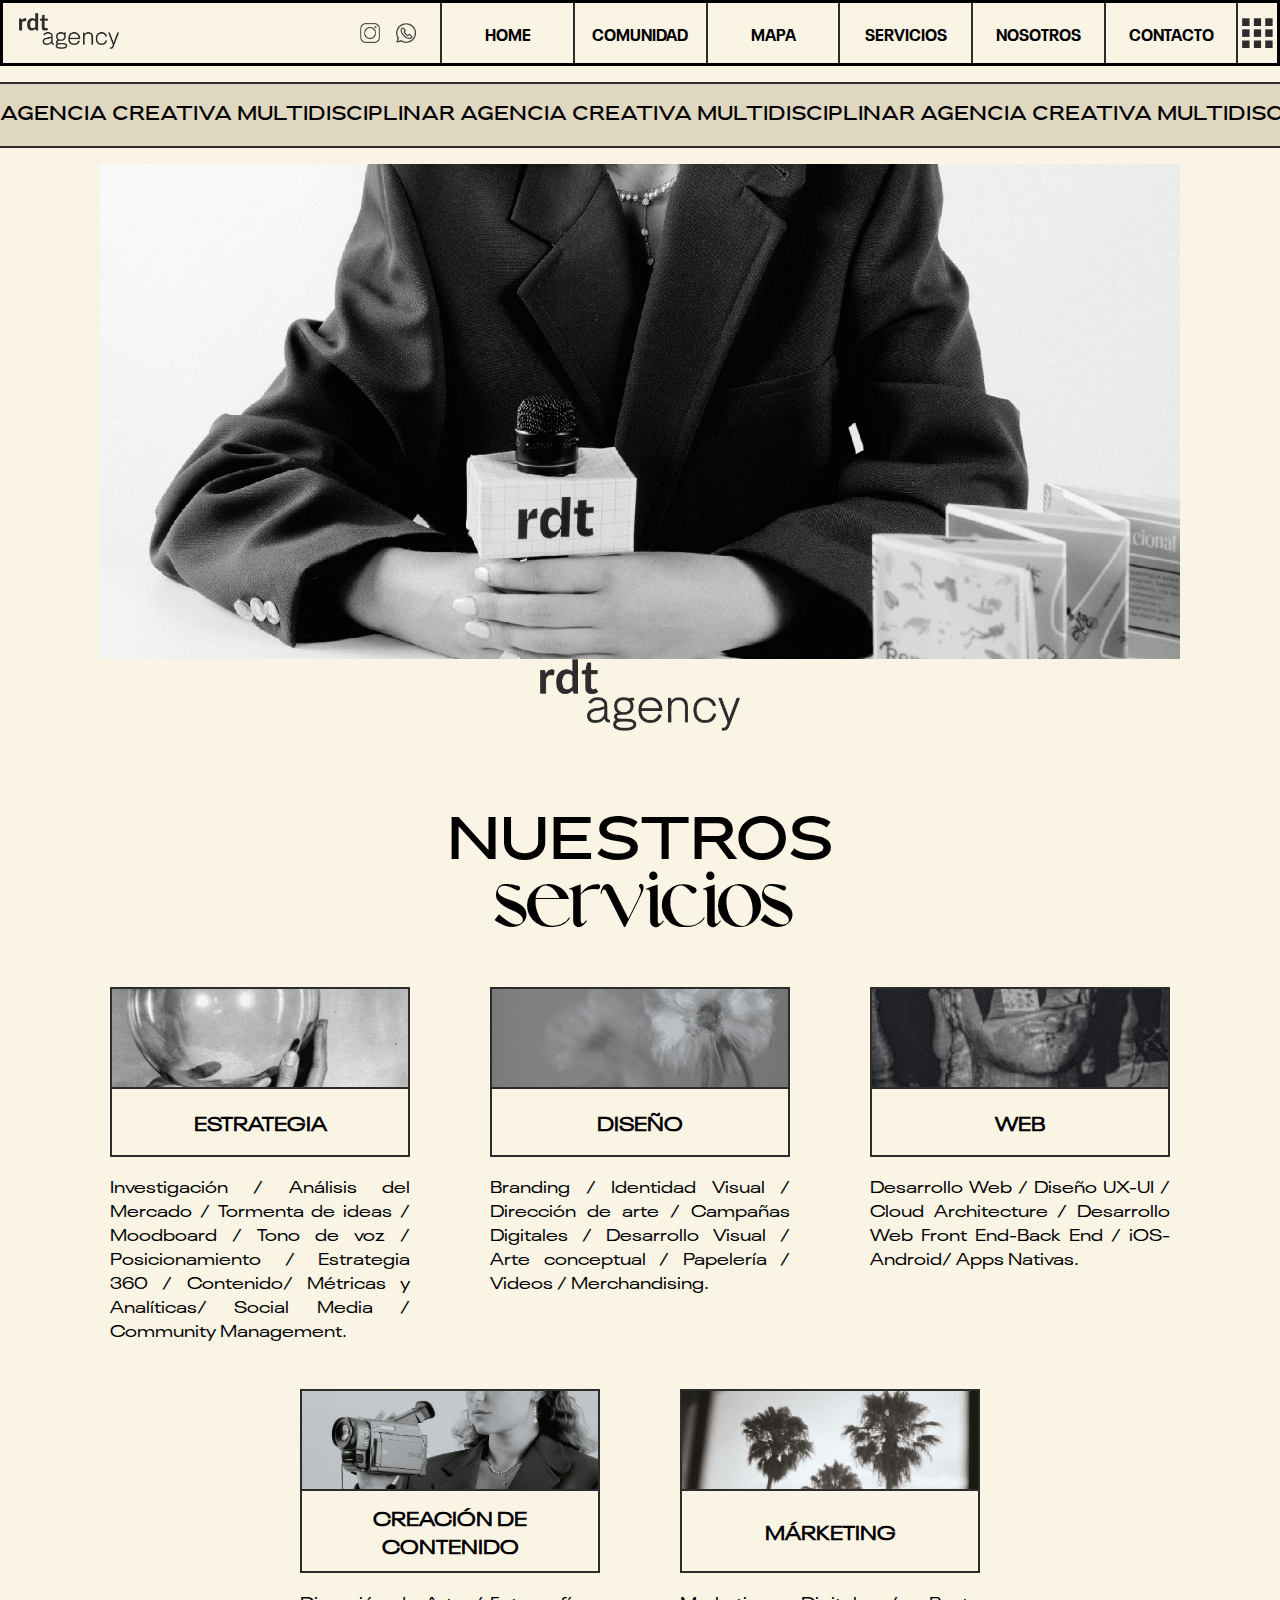
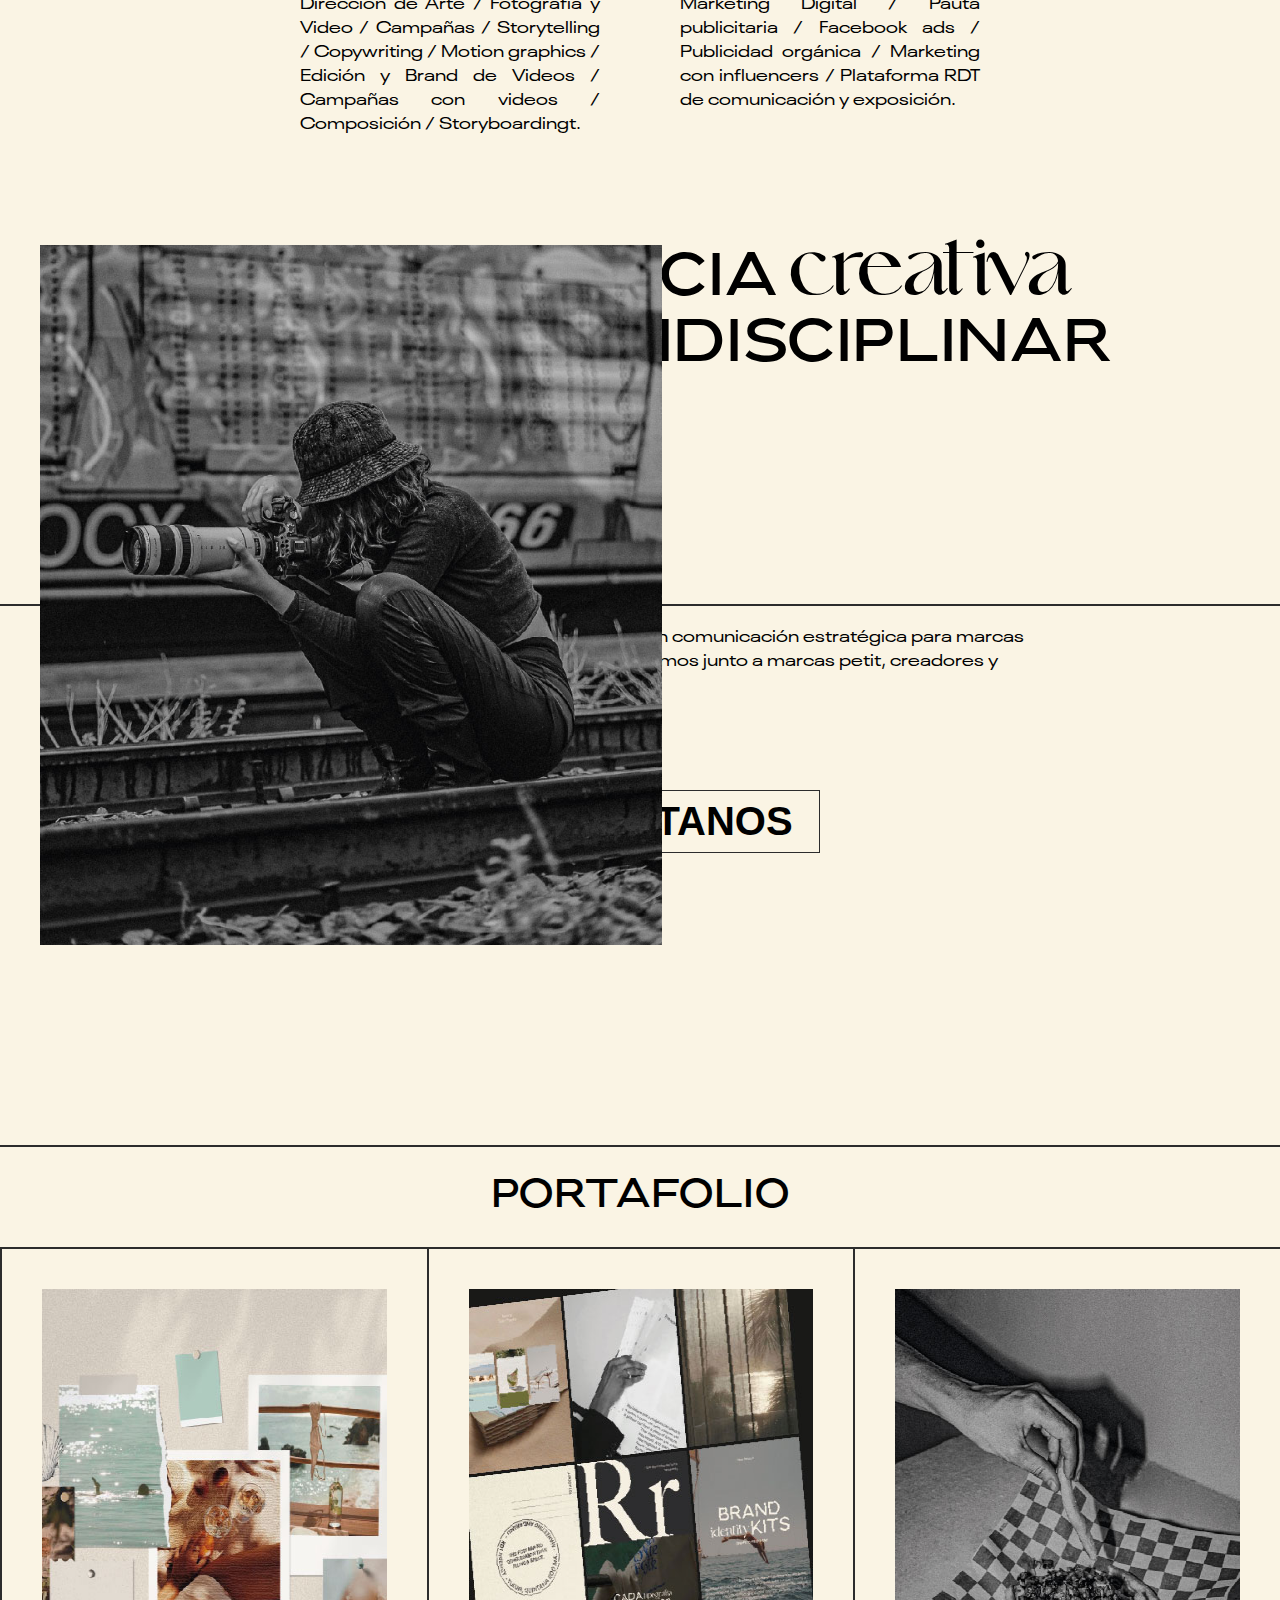
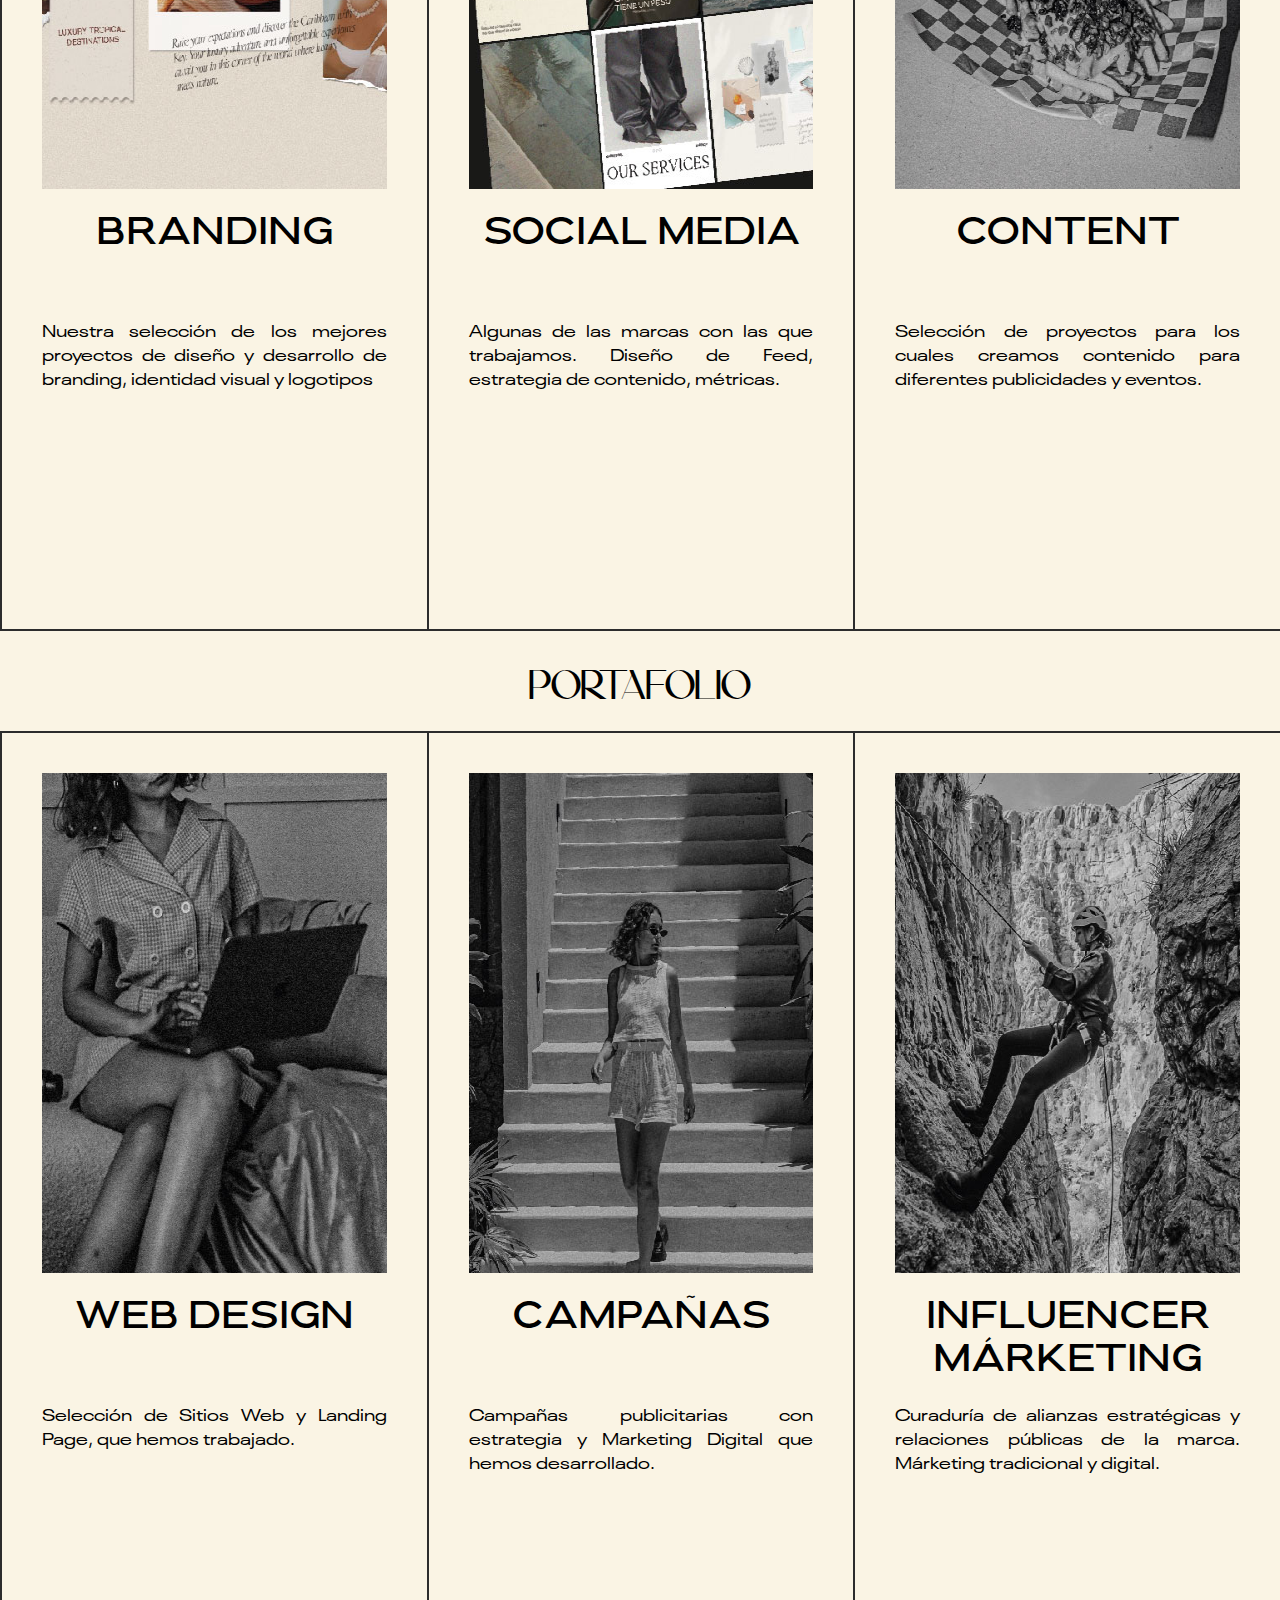
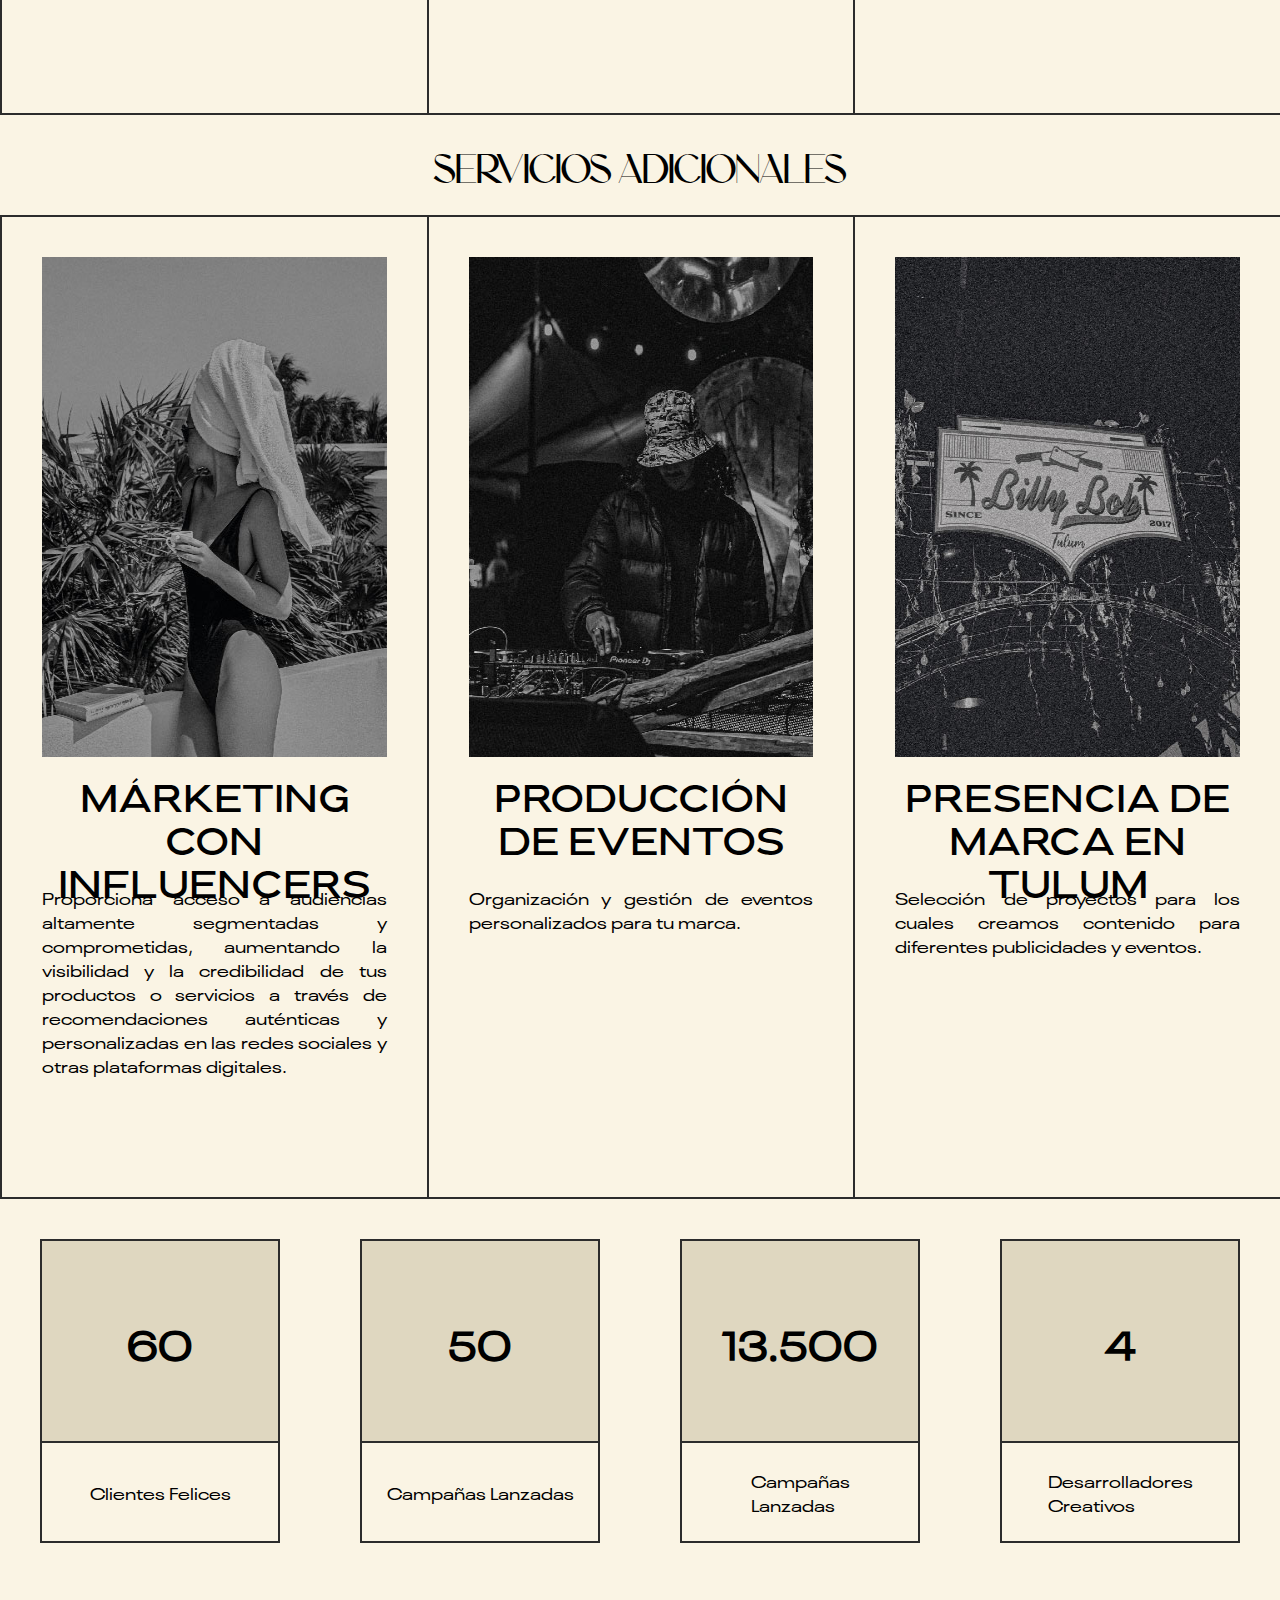
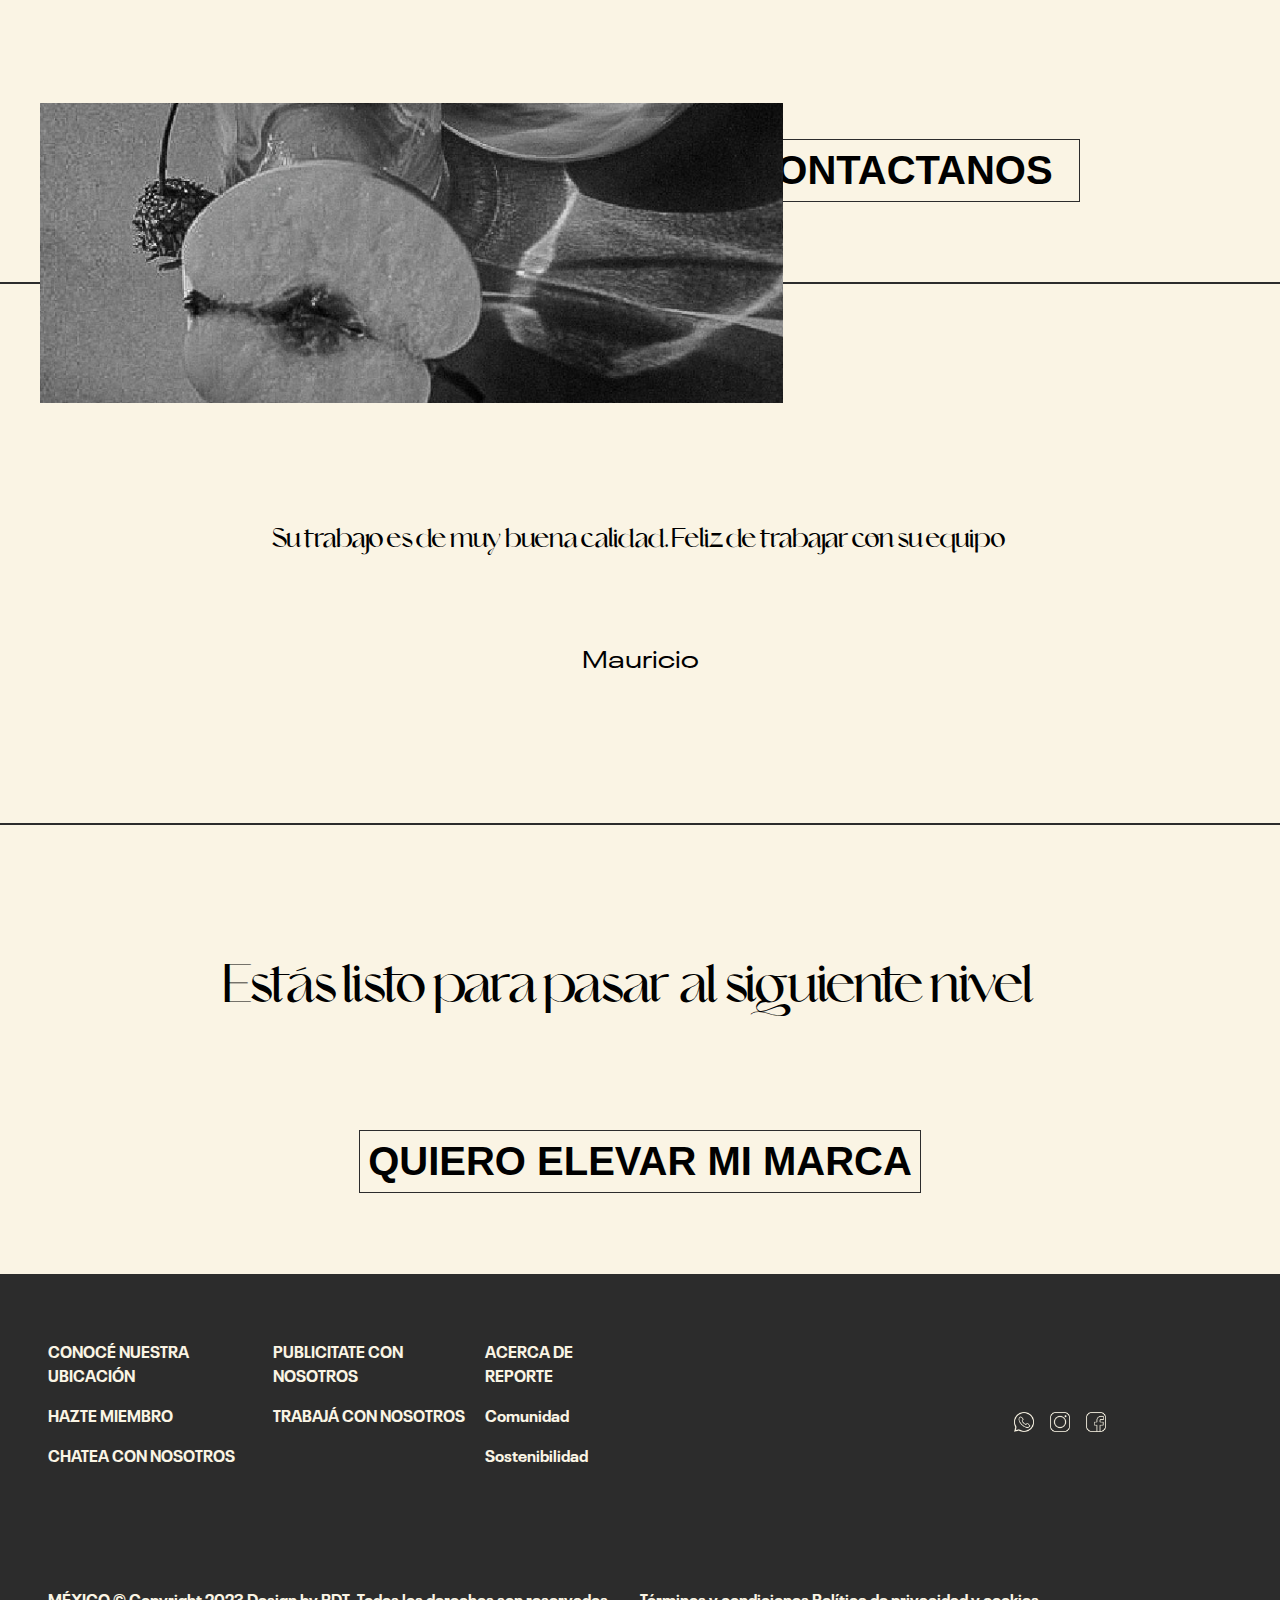
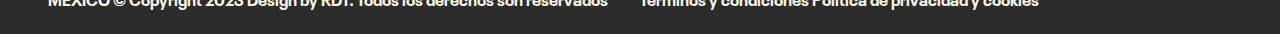
<file: public/servicios.html>
<!DOCTYPE html>
<html lang="en">
  <head>
    <meta charset="UTF-8" />
    <meta name="viewport" content="width=device-width, initial-scale=1.0" />
    <title>Reporte Diario Tulum</title>
    <link rel="stylesheet" href="styles.css" />
    <link rel="stylesheet" href="services.css" />
    <link rel="stylesheet" href="navbar.css" />
    <link rel="stylesheet" href="footer.css" />
  </head>
  <body>
    <nav>
      <div class="branding">
        <a class="logo" href="index.html">
          <img src="./assets/logo.png" alt="" srcset="" />
        </a>
        <div class="icons">
          <a href="https://www.instagram.com/reportediariotulum/">
            <img src="./assets/ig-icon.png" alt="" class="insta" />
          </a>
          <a href="https://api.whatsapp.com/send/?phone=529842358096&text&type=phone_number&app_absent=0">
            <img src="./assets/whataspp-icon.png" alt="" class="wsp" />
          </a>
        </div>
      </div>
      <div class="menu-option">
        <a href="index.html">HOME</a>
      </div>
      <div class="menu-option">
        <a href="comunidad.html">COMUNIDAD</a>
      </div>
      <div class="menu-option">
        <a href="mapa.html">MAPA</a>
      </div>
      <div class="menu-option">
        <a href="servicios.html">SERVICIOS</a>
      </div>
      <div class="menu-option">
        <a href="nosotros.html">NOSOTROS</a>
      </div>
      <div class="menu-option">
        <a href="contacto.html">CONTACTO</a>
      </div>
      <div class="menu-icon menu-btn" onclick="toggleMenu()">
        <img src="./assets/menu-icon.png" alt="" srcset="">
      </div>
    </nav>
    <div class="container">
      <section class="main">
        <div class="carousel">
          <div class="content">
              <p>
                  AGENCIA CREATIVA MULTIDISCIPLINAR AGENCIA CREATIVA MULTIDISCIPLINAR
                  AGENCIA CREATIVA MULTIDISCIPLINAR AGENCIA CREATIVA MULTIDISCIPLINAR
                  AGENCIA CREATIVA MULTIDISCIPLINAR AGENCIA CREATIVA MULTIDISCIPLINAR
              </p>
              <p>
                  AGENCIA CREATIVA MULTIDISCIPLINAR AGENCIA CREATIVA MULTIDISCIPLINAR
                  AGENCIA CREATIVA MULTIDISCIPLINAR AGENCIA CREATIVA MULTIDISCIPLINAR
                  AGENCIA CREATIVA MULTIDISCIPLINAR AGENCIA CREATIVA MULTIDISCIPLINAR
              </p>
          </div>
      </div>
        <div class="banner">
          <img src="./assets/servicios0a.jpg" alt="" class="img-banner" />
          <img src="./assets/logo.png" alt="" class="logo" />
        </div>
      </section>
      <section class="section-2">
        <div class="section-2_header">
            <span class="downey">NUESTROS</span>
            <span class="qanoar">servicios</span>
        </div>
        <div class="section-2_row">
          <div class="service">
            <div class="service_inner-box">
              <img src="./assets/services1.png" alt="">
              <h3>ESTRATEGIA</h3>
            </div>
            <p>Investigación / Análisis del Mercado / Tormenta de ideas / Moodboard / Tono de voz / Posicionamiento / Estrategia 360 / Contenido/ Métricas y Analíticas/ Social Media / Community Management.</p>
          </div>
          <div class="service">
            <div class="service_inner-box">
              <img src="./assets/services2.png" alt="">
              <h3>DISEÑO</h3>
            </div>
            <p>Branding / Identidad Visual / Dirección de arte / Campañas Digitales / Desarrollo Visual / Arte conceptual / Papelería / Videos / Merchandising.</p>
          </div>
          <div class="service">
            <div class="service_inner-box">
              <img src="./assets/webservices.jpg" alt="">
              <h3>WEB</h3>
            </div>
            <p>Desarrollo Web / Diseño UX-UI / Cloud Architecture / Desarrollo Web Front End-Back End / iOS-Android/ Apps Nativas.</p>
          </div>
        </div>
        <div class="section-2_row">
          <div class="service">
            <div class="service_inner-box ">
              <img src="./assets/services4.png" alt="">
              <div class="service_inner-box-h3">
                <h3>CREACIÓN DE<br>CONTENIDO</h3>
              </div>
            </div>
            <p>Dirección de Arte / Fotografía y Video / Campañas / Storytelling / Copywriting / Motion graphics / Edición y Brand de Videos / Campañas con videos / Composición / Storyboardingt.</p>
          </div>
          <div class="service">
            <div class="service_inner-box">
              <img src="./assets/services5.png" alt="">
              <div class="service_inner-box-h3">
                <h3>MÁRKETING</h3>
              </div>
            </div>
            <p>Marketing Digital / Pauta publicitaria / Facebook ads / Publicidad orgánica / Marketing con influencers / Plataforma RDT de comunicación y exposición.</p>
          </div>
        </div>
      </section>
      <section class="servicios">
        <img src="./assets/servicesp.jpg" alt="" class="services-img-left">
        <div class="top">
            <div class="row">
                <div class="inner-box">
                    <span><span class="downey">AGENCIA</span><span class="qanoar"> creativa</span></span>
                    <span class="downey">MULTIDISCIPLINAR</span>
                </div>
            </div>
        </div>
        <div class="bottom">
            <div class="row">
                <div class="inner-box">
                    <p>Nos especializamos en comunicación estratégica para marcas con propósito. Trabajamos junto a marcas petit, creadores y autores.</p>
                    <a href="contacto.html"><button>CONTACTANOS</button></a>
                </div> 
            </div>
        </div>
      </section>
      <section class="section-3">
        <div class="header">PORTAFOLIO</div>
        <div class="cols">
          <div class="col col-1">
            <img src="./assets/servicios2.jpg" alt="" />
            <div class="title">BRANDING</div>
            <p>
              Nuestra selección de los mejores proyectos de diseño y desarrollo
              de branding, identidad visual y logotipos
            </p>
          </div>
          <div class="col col-2">
            <img src="./assets/servicios1.jpg" alt="" />
            <div class="title">SOCIAL MEDIA</div>
            <p>
              Algunas de las marcas con las que trabajamos. Diseño de Feed,
              estrategia de contenido, métricas.
            </p>
          </div>
          <div class="col col-3">
            <img src="./assets/servicios3.jpg" alt="" />
            <div class="title">CONTENT</div>
            <p>
              Selección de proyectos para los cuales creamos contenido para
              diferentes publicidades y eventos.
            </p>
          </div>
        </div>
      </section>
      <section class="section-4">
        <div class="header">PORTAFOLIO</div>
        <div class="cols">
          <div class="col col-1">
            <img src="./assets/servicios4.jpg" alt="" />
            <div class="title">WEB DESIGN</div>
            <p>Selección de Sitios Web y Landing Page, que hemos trabajado.</p>
          </div>
          <div class="col col-2">
            <img src="./assets/servicios5.jpg" alt="" />
            <div class="title">CAMPAÑAS</div>
            <p>
              Campañas publicitarias con estrategia y Marketing Digital que
              hemos desarrollado.
            </p>
          </div>
          <div class="col col-3">
            <img src="./assets/servicios6.jpg" alt="" />
            <div class="title">INFLUENCER MÁRKETING</div>
            <p>
              Curaduría de alianzas estratégicas y relaciones públicas de la
              marca. Márketing tradicional y digital.
            </p>
          </div>
        </div>
      </section>
      <section class="section-5">
        <div class="header">SERVICIOS ADICIONALES</div>
        <div class="cols">
          <div class="col col-1">
            <img src="./assets/servicios7.jpg" alt="" />
            <div class="title">MÁRKETING CON INFLUENCERS</div>
            <p>
              Proporciona acceso a audiencias altamente segmentadas y
              comprometidas, aumentando la visibilidad y la credibilidad de tus
              productos o servicios a través de recomendaciones auténticas y
              personalizadas en las redes sociales y otras plataformas
              digitales.
            </p>
          </div>
          <div class="col col-2">
            <img src="./assets/servicios8.jpg" alt="" />
            <div class="title">PRODUCCIÓN DE EVENTOS</div>
            <p>
              Organización y gestión de eventos personalizados para tu marca.
            </p>
          </div>
          <div class="col col-3">
            <img src="./assets/servicios9.jpg" alt="" />
            <div class="title">PRESENCIA DE MARCA EN TULUM</div>
            <p>
              Selección de proyectos para los cuales creamos contenido para
              diferentes publicidades y eventos.
            </p>
          </div>
        </div>
      </section>
      <div class="section-7">
        <div class="section-7_row">
          <div class="data">
            <div>60</div>
            <div>Clientes Felices</div>
          </div>
          <div class="data">
            <div>50</div>
            <div>Campañas Lanzadas</div>
          </div>
          <div class="data">
            <div>13.500</div>
            <div>Campañas <br/>Lanzadas</div>
          </div>
          <div class="data">
            <div>4</div>
            <div>Desarrolladores </br>Creativos</div>
          </div>
        </div>
        <div class="section-7_row">
          <div class="col-left-a">
            <img src="./assets/manzana.jpg" alt="">
          </div>
          <div class="col-right-a">
            <button>CONTACTANOS</button>
          </div>
        </div>
        <div class="section-7_row">
          <!-- <img src="" alt=""> -->

        </div>
      </div>
      <section class="section-6">
        <div class="rows tops">
          <div class="quote-container">
            <p class="quote">Su trabajo es de muy buena calidad. Feliz de trabajar con su equipo!</p>
            <p class="name">Mauricio</p>
          </div>
          <div class="quote-container">
            <p class="quote">Estuve presumiendo el increíble mapa con un cliente muy querido y se volvio loco, quiere trabajar con ustedes también!</p>
            <p class="name">Karina</p>
          </div>
          <div class="quote-container">
            <p class="quote">Gracias por su compromiso y todo la atención que nos brindaron. Estoy feliz por el giro que esta teniendo mi marca y los resultados obtenidos. Estoy seguro de que compartiremos muchos proyestos más.</p>
            <p class="name">Ángel</p>
          </div>
          <div class="quote-container">
            <p class="quote">Amo la creatividad de su agencia, la excelencia y profesionalismo de su trabajo. Feliz de trabajar con ustedes.</p>
            <p class="name">Giuli</p>
          </div>
        </div>
        <div class="rows">
            <p class="nivel">Estás listo para pasar al siguiente nivel?</p>
            <a href="https://api.whatsapp.com/send/?phone=529842358096&text&type=phone_number&app_absent=0">
              <button>QUIERO ELEVAR MI MARCA</button>
            </a>
        </div>
      </section>
    </div>
    <footer>
      <div class="footer-main">
        <div class="col-left-footer-main">
          <div class="col-left">
            <p>CONOCÉ NUESTRA UBICACIÓN</p>
            <p>HAZTE MIEMBRO</p>
            <p>CHATEA CON NOSOTROS</p>
          </div>
          <div class="col-center">
            <p>PUBLICITATE CON NOSOTROS</p>
            <p>TRABAJÁ CON NOSOTROS</p>
          </div>
          <div class="col-right-footer">
            <p>ACERCA DE REPORTE</p>
            <p>Comunidad</p>
            <p>Sostenibilidad</p>
          </div>
        </div>
        <div class="col-right-footer-main">
          <div class="icons">
            <a href="https://api.whatsapp.com/send/?phone=529842358096&text&type=phone_number&app_absent=0">
              <img src="./assets/whatapp-white.png" alt="" class="" />
            </a>
            <a href="https://www.instagram.com/reportediariotulum/">
              <img src="./assets/insta-white.png" alt="" class="" />
            </a>
            <a href="">
              <img src="./assets/facebook-white.png" alt="" class="" />
            </a>
          </div>
        </div>
      </div>
      <div class="copy">
        <div class="col-left">
          <span>MÉXICO</span>
          <span> © Copyright 2023 Design by RDT. Todos los derechos son reservados</span>
        </div>
        <div class="col-right">
          <a>Términos y condiciones </a>
          <a>Política de privacidad y cookies</a>
        </div>
      </div>
    </footer>
    <div id="menu" onclick="toggleMenu()">
      <a href="index.html">Home</a>
      <a href="comunidad.html">Community</a>
      <a href="mapa.html">Mapa</a>
      <a href="nosotros.html">Nosotros</a>
      <a href="servicios.html">Servicios</a>
      <a href="contacto.html">Contacto</a>
    </div>
    <script>

      function toggleMenu() {
        document.getElementById('menu').classList.toggle('show');
      }

      document.addEventListener('DOMContentLoaded', function () {
        let currentIndex = 0;
          const quoteContainers = document.querySelectorAll('.quote-container');

          function showNextQuote() {
              quoteContainers.forEach(container => {
                  container.style.display = 'none';
              });

              currentIndex = (currentIndex + 1) % quoteContainers.length;
              quoteContainers[currentIndex].style.display = 'flex';
          }

          // Show the first quote container initially
          quoteContainers[currentIndex].style.display = 'block';

          setInterval(showNextQuote, 5000);
        });
    </script>
  </body>
</html>
</file>
<file: public/styles.css>
@font-face {
    font-family: "Downey";
    src: url("./fonts/Downey.otf");
}

@font-face {
    font-family: "NeuePlakBold";
    src: url("./fonts/NeuePlakBold.otf");
}

@font-face {
    font-family: "NeuePlak";
    src: url("./fonts/NeuePlak.otf");
}

@font-face {
    font-family: "Qanoar";
    src: url("./fonts/Qanoar.otf");
}
</file>
<file: public/navbar.css>
/* Navbar Styles */
nav {
    height: 60px;
    border-style: solid;
    display: flex;
}

.branding {
    display: flex;
    align-items: center;
    width: 42%;
    padding: 8px 16px;
    justify-content: space-between;
}

.logo img {
    width: 100px;
    cursor: pointer;
}

.branding .icons {
    cursor: pointer;
    display: flex;
    align-items: center;
}

.icons img {
    width: 20px;
    height: 20px;
    margin: 0 8px;
}

.icons a {
    display: flex;
    align-items: center;
}

.menu-option {
    font-family: "NeuePlakBold";
    cursor: pointer;
    display: flex;
    align-items: center;
    justify-content: center;
    min-width: 9%;
    padding: 8px;
    border-left: 2px solid #2C2C2C; /* 2px solid black border on the left side */
}

.menu-option:hover {
    background-color: #2C2C2C;
    color: #FAF4E4;
}

.menu-icon {
    display: flex;
    align-items: center;
    justify-content: center;
    border-left: 2px solid #2C2C2C;
    width: 4%;
    cursor: pointer;
}

.menu-icon img {
    height: 30px;
}

a {
    all: unset;
}

/* Menu Styles */
#menu {
    cursor: pointer;
    position: fixed;
    top: 0;
    left: 0;
    width: 100%;
    height: 100%;
    background-color: #2c2c2c;
    display: flex;
    flex-direction: column;
    align-items: center;
    justify-content: center;
    transform-origin: top right;
    transform: scale(0);
    transition: transform 0.3s ease-in-out;
    z-index: 1;
    font-family: "NeuePlakBold";
}

#menu a {
    color: #FAF4E4;
    text-decoration: none;
    font-size: 24px;
    margin: 20px;
    transition: color 0.3s ease-in-out;
}

#menu.show {
    transform: scale(1);
}

/* Responsive Design */
@media screen and (max-width: 1024px) {
    .menu-option {
        display: none;
    }

    .menu-icon {
        display: flex;
    }
}

@media screen and (max-width: 768px) {
    .branding {
        border-bottom: 2px solid #2C2C2C;
        width: 50%;
    }

    .icons,
    .menu-option{
        display: none;
    }

    .menu-icon  {
        display: flex;
        width: 100%;
        border-left: none;
        border-bottom: 2px solid #2C2C2C;
    }

}
</file>
<file: public/index.css>
body {
    overflow: hidden;
    margin: 0;
    background-color: #FAF4E4;
}

.container {
    display: flex;
    position: relative;
}

.column {
    width: 25%;
    height: calc(100vh - 60px);
    border-left: 2px solid #2C2C2C;
    display: flex;
    flex-direction: column;
    justify-content: flex-end;
    background-repeat: no-repeat;
    background-position: center;
    background-size: cover;
    cursor: pointer;
}

.col-1 { background-image: url('./assets/inicio1.jpg'); }
.col-2 { background-image: url('./assets/inicio2.jpg'); }
.col-3 { background-image: url('./assets/inicio3.jpg'); }
.col-4 { background-image: url('./assets/inicio4.jpg'); }

.column .title {
    font-family: "Downey";
    height: 20%;
    font-size: 2.5em;
    display: flex;
    align-items: center;
    justify-content: center;
    background-color: #FAF4E4;
    text-align: center;
}

.titles {
    color: #FAF4E4;
    position: absolute;
    z-index: 1;
    display: flex;
    flex-direction: column;
    right: 24px;
    font-size: 60px;
    text-align: right;
}

span.title { font-family: "Qanoar"; }
span.subtitle { font-family: "Downey"; }

/* Media Queries for responsiveness */

@media screen and (max-width: 768px) {
    .container {
        flex-direction: column;
    }

    .column {
        width: 100%;
        border-left: none;
        border-bottom: 2px solid #2C2C2C;
        height: auto;
        height: 200px;
    }

   .column .title {
        height: 100px;
    }

    .titles {
        display: none;
    }
}
</file>
<file: public/comunidad.css>
body {
    margin: 0;
    background-color: #FAF4E4;
    font-family: "NeuePlak";
}

.container {
    display: flex;
    flex-direction: column;
    align-items: center;
    padding: 32px 100px;
    /* height: 80vh; */
}
section {
    display: flex;
}

.img-banner {
    width: 100%;
    margin: 0 100px;
}

.downey {
    margin-top: 16px;
    font-size: 48px;
    font-family: "Downey";
}

.qanoar {
    font-size: 40px;
    font-family: "Qanoar";
    line-height: 40px;
}

/*   servicios   */
.section-1, .section-2 {
    min-height: 100vh;
    display: flex;
    flex-direction: column;
    position: relative;
}

.section-1_header {
    display: flex;
    flex-direction: column;
    align-items: center;
}


.col {
    width: 25%;
    margin: 16px;
}

button {
    margin-top: 80px;
    padding: 8px;
    background:none;
    border-radius: 0;
    border: 1px solid #2C2C2C;
    font-size: 27px;
    font-weight: bold;
    cursor: pointer;
}

button:hover {
    color: #FAF4E4;
    background: #000;
    cursor: pointer;
}

.services-img-left {
    position: absolute;
    left: 100px;
    height: 80%;
}


.row {
    display: flex;
    align-items: flex-end;
    flex-direction: column;
    justify-content: center;
    /* height: 100vh; */
    padding: 36px 0;
}

.inner-box {
    display: flex;
    flex-direction: column;
    margin-right: 100px;
    width: 620px;
    text-align: justify;
}

@media screen and (max-width: 768px) {
    .container, .row {
        padding: 16px;
        height: 100%;
    }
    .row {
        margin: 0;
        text-align: center;
    }

    .row img {
        display: none;
    }

    .inner-box {
        width: 100%;
        margin: 0;
        text-align: center;
    }

    button {
        margin-top: 16px;
    }

}
</file>
<file: public/footer.css>
footer {
    background: #2C2C2C;
    height: 40vh;
}
.footer-main {
    padding: 48px;
    color: #FAF4E4;
    font-family: "NeuePlakBold";
    display: flex;
}

.col-right-footer-main {
    width: 40%;
}

.icons {
    display: flex;
    height: 200px;
    justify-content: flex-end;
    align-items: center;
    width: 100%;
    cursor: pointer;
}

.copy {
    display: flex;
    color: #FAF4E4;
    padding: 0 48px;
    margin: 16px 0;
    font-family: "NeuePlakBold";
}

.copy .col-left, .copy .col-right {
    width: 50%;
}

.footer img {
    display: none;
}


.col-left-footer-main {
    width: 50%;
    display: flex;
    justify-content: space-between;
}

@media screen and (max-width: 768px) {
    footer {
        height: 100%;
        padding-bottom: 24px;
    }

    .col-left-footer-main, .copy {
        flex-direction: column;
    }

    .copy {
        gap: 8px;
    }

    .copy .col-left, .copy .col-right {
        width: 100%;
    }
}
</file>
<file: public/contacto.css>
body {
    margin: 0;
    background-color: #FAF4E4;
    font-family: "NeuePlak";
}

.downey {
    margin-top: 16px;
    font-size: 48px;
    font-family: "Downey";
}

section {
    display: flex;
}

/*

Section 3

*/


.section-3 {
    display: flex;
    flex-direction: column;
}

.row {
    padding: 0 0 0 24px
}

.row--top {
    min-height: 10vh;
    border-bottom: 2px solid #2c2c2c;
    display: flex;
}

.row--bottom {
    min-height: 50vh;
    display: flex;
}

.row--bottom .col-right, .row--bottom .col-left,  .row--top .col-right, .row--top .col-left{
    width: 50%;
    padding: 32px;
    position: relative;
}

.row--top .col-right {
    display: flex;
    flex-direction: column;
    justify-content: flex-end;
}

.row--bottom p, .row--top p {
    margin: 16px;
}

.row--bottom {
    height: 90vh;
}
.row--bottom .col-left img {
    position: absolute;
    height: 800px;
    top: -100px;
}

.box--full, .box--half {
    display: flex;
    flex-direction: column;
}

.inputs .box--half {
    margin: 16px 0;
    width: 50%;

}

.box--full span, .box--half span{
    display: flex;
    align-items: center;
    gap: 8px;
    font-size: 20px;
    font-family: "NeuePlakBold";
    height: 24px;
}

.box--full a, .box--half a {
    margin: 20px;
    border: 1px solid #222;
    padding: 8px;
    width: 280px;
    cursor: pointer;
}
.box--full img, .box--half img{
    height: 16px;
}

.row--half {
    display: flex;
    justify-content: space-between;
    width: 100%;
}

.box.inputs {
    display: flex;
    width: 101%;
    justify-content: space-between;
    gap: 24px;
}

input, textarea {
    /* width: 100%; */
    height: 32px;
    /* margin: 16px 0;
    margin-left: 24px; */
    background: transparent;
    border: 1px solid #222;
    font-family: "NeuePlak";
}

.full, textarea {
    width: 100%;
}

textarea {
    height: 200px;
}

button {
    margin-top: 16px;
    padding: 8px;
    background:none;
    border-radius: 0;
    border: 1px solid #2C2C2C;
    font-size: 27px;
    font-weight: bold;
    cursor: pointer;
}

button:hover {
    color:#FAF4E4;
    background: #2C2C2C;
}

@media screen and (max-width: 768px) {

    body, html, .container, .row {
        overflow-x: hidden;
    }

    .downey {
        margin-top: 16px;
        font-size: 24px;
        font-family: "Downey";
    }

    .row {
        padding: 0
    }

    .row--top {
        min-height: 8vh;
    }
    
    .col-left {
        display: none;
    }
    .col-left img {
        display: none;
    }
    .row--top .col-right {
        justify-content: center;
        align-items: center;
        width: 100%;
    }

    .row--bottom {
        height: 100%;
        min-height: 100%
    }

    .row--half {
        width: 100%;
    }

    .box--half {
        flex-direction: column;
    }

    .box.inputs {
        display: flex;
        width: 101%;
        flex-direction: column;
    }

    .inputs .box--half {
        margin: 8px 0;
        width: 100%;
    }

    .row--top .col-right {
        padding: 16px;
    }

    .row--bottom .col-right {
       width: 100%;
    }

    .row--half {
        flex-direction: column;
    }

    .box.inputs {
        gap: 0px;
        margin-top: 8px;
    }

    .row--bottom .col-right {
        padding: 16px;
    }

    .full, textarea, input {
        width: 98%;
    }

    .box--half input {
        width: 97%;
    }

}
</file>
<file: public/mapa.css>
body {
    margin: 0;
    background-color: #FAF4E4;
}

.container {
    display: flex;
    flex-direction: column;
}
section {
    display: flex;
}

/* Section 1 */

.section-1 .col-left {
    width: 50%;
    height: 100vh;
}

.section-1 .col-left img {
    height: 100%;
    width: 100%;
}

a.button {
    width: 280px;
    margin: 16px 0;
    padding: 8px;
    background:none;
    border-radius: 0;
    border: 1px solid #2C2C2C;
    font-size: 27px;
    font-weight: bold;
    cursor: pointer;
    text-align: center;
}

a.button:hover {
    background:#2C2C2C;
    color:#FAF4E4
}

.section-1 .col-right {
    width: 50%;
    display: flex;
    flex-direction: column;
    align-items: center;
    justify-content: center;
    text-align: center;
    padding: 24px;
}

.section-1 .title {
    width: 100%;
    height: calc(60vh - 20px);
    font-size: 40px;
    font-family: "Downey";
    display: flex;
    flex-direction: column;
    justify-content: center;
    align-items: center;
}
.section-1 .title span {

    font-size: 30px;
    font-family: "Qanoar";
}

.container .footer {
    height: 20%;
    width: 100%;
    display: flex;
    justify-content: flex-end;
}
.footer img {
    height: 200px;
}

/* Section 2 */

.section-2 .col-left {
    width: 50%;
    height: 100vh;
}

.section-2 .col-right {
    width: 50%;
    display: flex;
    flex-direction: column;
    align-items: center;
    justify-content: center;
    text-align: center;
    padding: 24px;
}

.section-2 .col-left img {
    height: 100%;
    width: 100%;
}

.section-2 .col-right .title {
    width: 100%;
    font-size: 40px;
    font-family: "Downey";
    display: flex;
    flex-direction: column;
    text-align: left;
}

.section-2 .col-right p {
    width: 80%;
    font-family: "NeuePlak";
    text-align: justify;
}

/* 
    Section 3
*/
.section-3 {
    display: flex;
    flex-direction: column;
}
.section-3 .header {
    width: 100%;
    font-size: 24px;
    text-align: center;
    font-family: "Qanoar";
    height: 100px;
    display: flex;
    align-items: center;
    justify-content: center;
    border-top: 2px solid #2C2C2C;
    border-bottom: 2px solid #2C2C2C;
}

.cols {
    display: flex;
}

.cols .col {
    width: 33%;
    border-left: 2px solid #2C2C2C;
    display: flex;
    flex-direction: column;
    align-items: center;
    justify-content: center;
    padding: 40px
}

.col img {
    height: 500px;
    width: 100%;
}

.col .title {
    width: 100%;
    font-size: 38px;
    font-family: "Downey";
    margin: 24px 0;
    text-align: center;
}

.col p {
    width: 100%;
    text-align: justify;
    font-family: "NeuePlak";
    height: 425px;
    margin: 0;
}

/* 
    Section 4
*/
.section-4 {
    display: flex;
    flex-direction: column;
    justify-content: center;
}
.section-4 .header {
    width: 100%;
    font-size: 24px;
    text-align: center;
    font-family: "Qanoar";
    height: 100px;
    display: flex;
    align-items: center;
    justify-content: center;
    border-top: 2px solid #2C2C2C;
    border-bottom: 2px solid #2C2C2C;
}

.section-4-body {
    display: flex;
    padding: 16px;
    margin-bottom: 8px;
}

.section-4 .col-left {
    width: 50%;
    display: flex;
    justify-content: center;
    align-items: center;
}

.col-left-footer {
    width: 50%;
    display: flex;
    justify-content: center;
}

.section-4 .col-right {
    width: 50%;
    display: flex;
    flex-direction: column;
    align-items: center;
    justify-content: center;
    text-align: center;
    padding: 24px;
}

.space {
    margin: 8px;
    border: 2px solid #2C2C2C;
    min-height: 160px;
    min-width: 280px;
}

.space-title {
    padding: 8px;
    border-bottom: 2px solid #2C2C2C;
    text-align: center; 
    font-family: "NeuePlakBold";
}

.space-body {
    padding: 8px;
    text-align: center; 
    font-family: "Downey";
    display: flex;
    flex-direction: column;
    align-items: center;
    padding: 16px;
    max-height: 65.5px;
}

.price {
    font-size: 32px;
}

.payment-type {
    text-align: right;
}

.space-footer {
    text-align: center;
    padding: 8px;
    font-size: 12px;
    font-family: "Downey";
    border-top: 1px solid #2C2C2C;
}

.sub-col-right {
    max-width: 400px
}

button {
    min-width: 360px;
    padding: 8px;
    background: none;
    border-radius: 0;
    border: 1px solid #2C2C2C;
    font-size: 16px;
    font-weight: bold;
}

button:hover {
    color: #FAF4E4;
    background: #000;
    cursor: pointer;
}

/*
    Section 5
*/

.section-5 {
    height: 60vh;
    display: flex;
    flex-direction: column;
    justify-content: space-evenly;
    align-items: center;
}

.section-5 .header {
}

.downey {
    margin-top: 16px;
    font-size: 60px;
    font-family: "Downey";
}

.qanoar {
    line-height: 32px;
    font-size: 52px;
    font-family: "Qanoar";
}

.companies {
    width: 100%;
    display: flex;
    justify-content: space-around;
}

.companies img {
    height: 100px;
    width: 100px;
    background: black;
    border-radius: 50%;
}

@media screen and (max-width: 768px) {

    html, body {
        overflow-x: hidden;
    }
    
   .container, .section-1, .section-2 {
        flex-direction: column;
   }

    .section-1 .col-left, .section-1 .col-right,
    .section-2 .col-left, .section-2 .col-right,
    .section-2 .col-right p, .section-4 .col-left,
    .section-4 .col-right   {
        width: 100%;
        height: 100%;
        padding: 0;
        text-align: center;
    }

    .section-2 .col-right .title {
        text-align: center;
    }

    .section-2 .col-right p {
        padding: 0;
        text-align: center;
    }

    .section-3, .section-4 .header, .section-4-body, .section-5 {
        display: none;
    }

    .section-4-body {
        flex-direction: column;
        padding: 0px;
        margin: 16px;
    }

    .sub-col-right {
        max-width: 100%;
    }

    .col-right img {
        width: 100%;
    }

    .section-4 .col-left {
        flex-direction: column;
    }

    .col-left-footer {
        width: 100%;
        display: flex;
        justify-content: center;
        margin: 16px;
    }

    button {
        min-width: 200px;
    }

    .col-left-footer {
        margin: 0px;
        padding: 16px 0;
    }
}
</file>
<file: public/nosotros.css>
body {
    margin: 0;
    background-color: #FAF4E4;
    font-family: "NeuePlak";
}

.container {
    display: flex;
    flex-direction: column;
    justify-content: center;
    align-items: center;
    padding: 32px 0px;
}
section {
    display: flex;
}

.img-banner {
    /* height: 740px; */
    margin: 0 100px;
}

.downey {
    margin-top: 16px;
    font-size: 48px;
    font-family: "Downey";
}

.qanoar {
    font-size: 40px;
    font-family: "Qanoar";
    line-height: 40px;
}

/*   servicios   */
.section-1, .section-2 {
    width: 100%;
    display: flex;
    flex-direction: column;
    position: relative;
}

.section-1_header {
    display: flex;
    flex-direction: column;
    align-items: center;
}

.banner-img {
    position: absolute;
    left: 40px;
    top: -72px;
    z-index: 1;
}

.row {
    width: 100%;
    height: 33vh;
    border-bottom: 2px solid #2c2c2c;
    display: flex;
    align-items: center;
    justify-content: center;
    position: relative;
}

.col {
    width: 25%;
    margin: 16px;
}

.title {
    font-size: 28px;
}

.title-special {
    position: relative;
}

.circle {
    position: absolute;
    height: 80px;
    width: 80px;
    background-color: #80A2D5;
    border-radius: 50%;
    z-index: -1;
    top: -8px;
    left: -8px;
}

/*

Section 3

*/


.section-3 {
    display: flex;
    flex-direction: column;
}

.row--top {
    min-height: 20vh;
    border-bottom: 2px solid #2c2c2c;
    display: flex;
}

.row--bottom {
    min-height: 50vh;
    display: flex;
}

.row--bottom .col-left, .row--bottom .col-right,  .row--top .col-right{
    width: 50%;
    padding: 32px;
    position: relative;
}

.row--top .col-left {
    display: flex;
    flex-direction: column;
    justify-content: flex-end;
}

.row--bottom p, .row--top p {
    margin: 16px;
}

.row--bottom .col-right img {
    position: absolute;
    height: 900px;
    width: 800px;
    top: -160px;
}

.box {
    width: 300px;
}

.box p {
    text-align: right;
}


/* Mobile Devices */
@media only screen and (max-width: 767px) {
    html,body {
        overflow-x: hidden;
    }
    .section-2 {
        width: 100%;
        display: flex;
        flex-direction: column;
        position: relative;
    }

    .img-banner {
        height: 200px;
        margin: 0;
    }
    .banner-img {
        display: none;
    }

    .row {
        width: 100%;
        /* height: 33vh; */
        border-bottom: 2px solid #2c2c2c;
        display: flex;
        /* align-items: center; */
        justify-content: center;
        position: relative;
        flex-direction: column;
        min-height: 60vh;
    }

    .col {
        width: 100% !important;
        padding: 8px !important;
        text-align: center;
    }

    .section-3 .row--bottom .col-right {
        display: none;
    }

    .section-3 .row--top .col-right {
        display: none;
    }

    .row--bottom .col-left {
        width: 100%;
        padding: 0px;
        /* position: relative; */
    }

    .row--top .col-left {
        display: flex;
        flex-direction: column;
        /* justify-content: flex-end; */
        width: 100%;
        align-items: center;
        justify-content: center;
    }

    .box {
        /* width: 100%; */
    }

    .box p {
        text-align: center;
    }
}
  
/* Tablets */
@media only screen and (min-width: 768px) and (max-width: 991px) {
/* Styles for screens between 768px and 991px wide (typically tablets) */
}
</file>
<file: public/services.css>
body {
    margin: 0;
    background-color: #FAF4E4;
    font-family: "NeuePlak";
}

.container {
    display: flex;
    flex-direction: column;
}

/* Main */

.carousel {
    margin: 16px 0;
    width: 100%;
    background-color: #dfd7c0;
    font-size: 20px;
    font-family: "Downey";
    border-top: 2px solid #2C2C2C;
    border-bottom: 2px solid #2C2C2C;
    overflow: hidden;
    min-height: 60px;
}

.carousel .content {
    display: flex; /* Use flexbox to align paragraphs horizontally */
    animation: marquee 30s linear infinite;
}

.carousel p {
    flex-shrink: 0; /* Prevent paragraphs from shrinking */
    margin-right: 40px; /* Adjust the margin based on your design */
}

@keyframes marquee {
    0% {
      transform: translateX(1%);
    }
    100% {
      transform: translateX(-100%);
    }
}

 

.main {
    display: flex;
    flex-direction: column;
    align-items: center;
    justify-items: center;
    max-height: 100vh;
}

.banner {
    width: 100%;
    display: flex;
    flex-direction: column;
    justify-content: center;
    align-items: center;
}

.img-banner {
    width: calc(100% - 200px);
    /* height: 700px; */
}

.logo {
    width: 200px;
}

/*   servicios   */
.servicios {
    height: 100vh;
    width: 100%;
    display: flex;
    flex-direction: column;
    position: relative;
}

.services-img-left {
    position: absolute;
    left: 40px;
    /* height: 900px; */
    height: 700px;
}

.top {
    height: 40%;
    border-bottom: 2px solid #2C2C2C;
}

.bottom {
    height: 60%;
}

.downey {
    font-size: 60px;
    font-family: "Downey";
}

.qanoar {
    font-size: 50px;
    font-family: "Qanoar";
    line-height: 25px;
}

.row {
    display: flex;
    align-items: flex-end;
    flex-direction: column;
    justify-content: center;
    width: 100%;
}

.rows {
    height: 50vh;
    display: flex;
    align-items: center;
    flex-direction: column;
    justify-content: center;
    width: 100%;
}

.inner-box {
    display: flex;
    flex-direction: column;
    margin-right: 200px;
    width: 620px;
}

.row p {
    width: 600px;
}

button {
    margin-top: 80px;
    min-width: 360px;
    padding: 8px;
    background:none;
    border-radius: 0;
    border: 1px solid #2C2C2C;
    font-size: 40px;
    font-weight: bold;
}

button:hover {
    color: #FAF4E4;
    background: #000;
    cursor: pointer;
}
/* Section 1 */

.section-1 .col-left {
    width: 50%;
    background-image: url('./assets/mapa1.jpg');
    background-repeat: no-repeat;
    background-size: 100%;
}

.section-1 .col-right {
    width: 50%;
    height: 100%;
    display: flex;
    flex-direction: column;
    align-items: center;
    justify-content: center;
    text-align: center;
    padding: 24px;
}

.section-1 .title {
    width: 100%;
    height: calc(60vh - 20px);
    font-size: 40px;
    font-family: "Downey";
    display: flex;
    flex-direction: column;
    justify-content: center;
}
.section-1 .title span {

    font-size: 30px;
    font-family: "Qanoar";
}

.footer {
    height: 20%;
    width: 100%;
    display: flex;
    justify-content: flex-end;
}
.footer img {
    height: 200px;
}

/* Section 2 */

.section-2 {
    /* min-height: 100vh;
    max-height: 100vh; */
    width: 100%;
    margin: 80px 0;
}

.section-2_header {
    display: flex;
    width: 100%;
    flex-direction: column;
    align-items: center;
    height: 160px;
}

.section-2_row {
    width: 100%;
    display: flex;
    justify-content: center;
}
.service {
    max-width: 300px;
    text-align: justify;
    margin: 16px 40px;
}

.service_inner-box {
    border: 2px solid #2C2C2C;
    display: flex;
    flex-direction: column;
    align-items: center;
    text-align: center;
}

.service_inner-box img {
    width: 100%;
    border-bottom: 2px solid #2C2C2C;
}

.service_inner-box-h3 {
    height: 80px;
    display: flex;
    justify-content: center;
    align-items: center;
}

/* 
    Section 3
*/
.section-3 {
    display: flex;
    flex-direction: column;
}
.section-3 .header {
    width: 100%;
    font-size: 40px;
    text-align: center;
    font-family: "Downey";
    height: 100px;
    display: flex;
    align-items: center;
    justify-content: center;
    border-top: 2px solid #2C2C2C;
    border-bottom: 2px solid #2C2C2C;
}

.cols {
    display: flex;
}

.cols .col {
    width: 33%;
    border-left: 2px solid #2C2C2C;
    display: flex;
    flex-direction: column;
    align-items: center;
    /* justify-content: center; */
    padding: 40px;
    height: 100vh;
}

.col .title {
    width: 100%;
    font-size: 38px;
    font-family: "Downey";
    margin: 24px 0;
    text-align: center;
    height: 80px;
}

/* 
    Section 4
*/
.section-4 {
    display: flex;
    flex-direction: column;
}
.header {
    width: 100%;
    font-size: 24px;
    text-align: center;
    font-family: "Qanoar";
    height: 100px;
    display: flex;
    align-items: center;
    justify-content: center;
    border-top: 2px solid #2C2C2C;
    border-bottom: 2px solid #2C2C2C;
}

.cols {
    display: flex;
}

.col .title {
    width: 100%;
    font-size: 38px;
    font-family: "Downey";
    margin: 24px 0;
    text-align: center;
}

/* 
    Section 5
*/
.section-5 {
    display: flex;
    flex-direction: column;
}

.section-5 {
    border-bottom: 2px solid #2C2C2C;
}

.cols {
    display: flex;
}

.col img {
    height: 500px;
    width: 100%;
}

.col .title {
    width: 100%;
    font-size: 38px;
    font-family: "Downey";
    margin: 24px 0;
    text-align: center;
}

.col p {
    width: 100%;
    text-align: justify;
    font-family: "NeuePlak";
    margin: 0;
    height: 100px;
}

.section-6 {
    display: flex;
    flex-direction: column;
    align-items: center;
    justify-content: center;
    height: 100vh;
}

.quote-container {
    display: none;
    justify-content: center;
    align-items: center;
    flex-direction: column;
}

.quote, .nivel {
    font-family: "Qanoar";
    font-size: 32px;
}

.quote {
    width: 800px;
    text-align: center;
    font-size: 16px;
    height: 100px;
}

.name {
    font-size: 24px;
    text-align: center;
}

.rows.tops {
    border-bottom: 2px solid #2C2C2C;
}

/*
    Section 7
*/

.section-7 {
    min-height: 80vh;
}

.col-left-a, .col-right-a {
    width: 50%;
    padding: 0 80px;
}

.col-right-a button {
    margin-top: 0;
    margin-bottom: 80px;
}

.section-7_row  {
    display: flex;
    position: relative;
}

.section-7_row:first-child {
    display: flex;
    min-height: 60vh;
    justify-content: center;
}

.section-7_row:nth-child(3) {
    display: flex;
    min-height: 10vh;
    justify-content: center;
    border-top: 2px solid #2C2C2C;
    position: relative;
}

.section-7_row img {
    position: absolute;
    left: 40px;
    z-index: 1;
    top: -36px;
    height: 300px;
}

.section-7_row .data {
    height: 300px;
    width: 300px;
    margin: 40px;
    display: flex;
    align-items: center;
    flex-direction: column;
    border: 2px solid #2C2C2C;
}

.data div:first-child {
    width: 100%;
    height: 100%;
    display: flex;
    align-items: center;
    justify-content: center;
    height: 100%;
    font-size: 40px;
    font-weight: 800;
    background-color: rgb(223, 215, 192);
    border-bottom: 2px solid #2C2C2C;
}

.data div:nth-child(2) {
    height: 100px;
    display: flex;
    align-items: center;
    padding: 16px;
}

@media only screen and (max-width: 768px) {
    .carousel, .services-img-left, .section-6, .section-7, .section-3,.section-4, .section-5  {
        display: none;
    }

    .img-banner {
        height: 200px;
        width: 100%;
        margin: 32px 0;
    }

    .section-2_row {
        flex-direction: column;
    }

    .inner-box {
        display: flex;
        flex-direction: column;
        /* margin-right: 200px; */
        /* width: 620px; */
        /* font-size: 12px; */
        width: 100%;
        text-align: center;
        margin: 0;
    }

    .downey {
        font-size: 24px;
    }

    .qanoar {
        font-size: 24px;
    }

    .row p {
        width: 100%;
    }

    .servicios {
        height: 50%;
    }
    .top, .bottom {
        height: 10%;
        max-height: 60%;
    }

    button {
        margin: 24px;
        min-width: 0;
    }

    .cols {
        flex-direction: column;
    }

    .cols .col {
        width: 100%;
        padding: 0px;
    }

    .col p {
        width: 80%;
        margin: 8px;
    }

    .cols .col {
        border-left: 0;
        height: 100vh;
    }

    .col .title {
        font-size: 24px;
        text-align: center;
        display: flex;
        justify-content: center;
        align-items: center;
        margin: 8px;
    }

    .col img {
        max-height: 500px;
        width: 100%;
    }

    .header {
        font-size: 18px;
    }

    .branding {
        width: 50%;
    }
}
</file>
